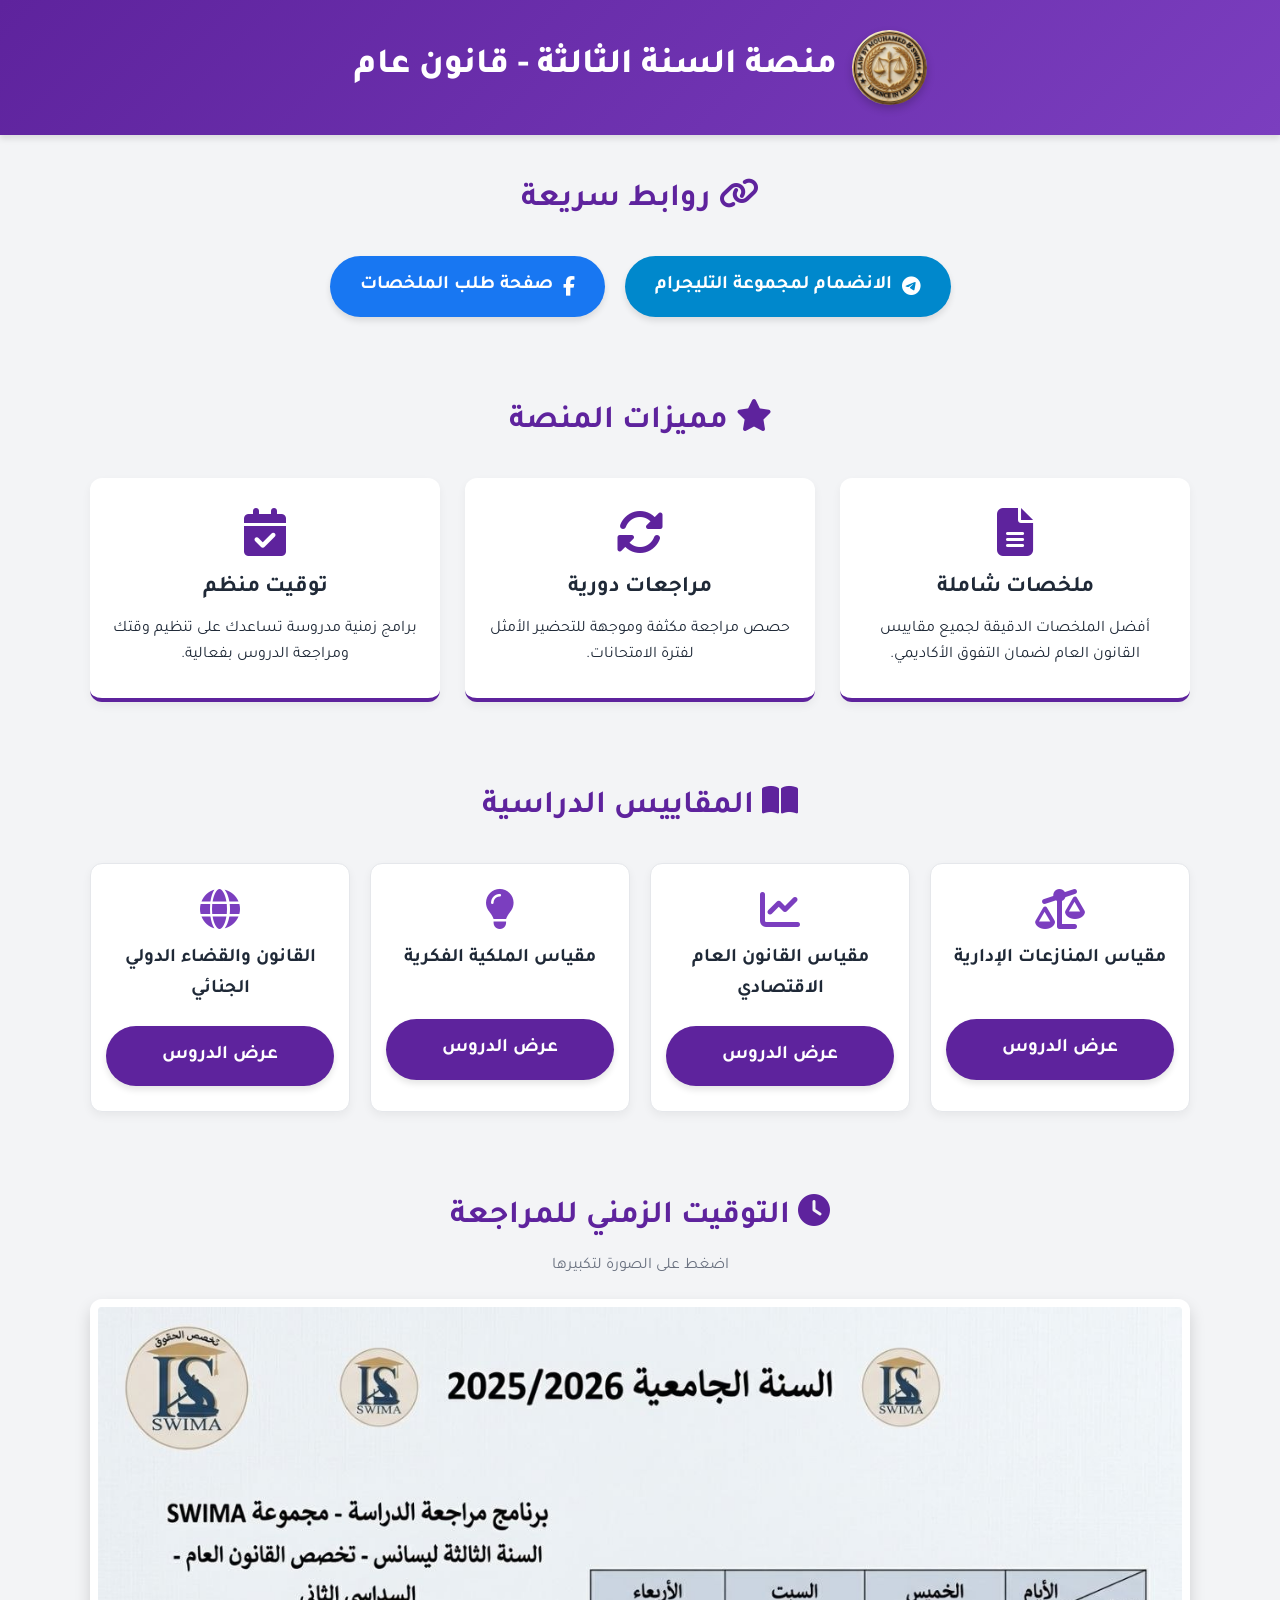
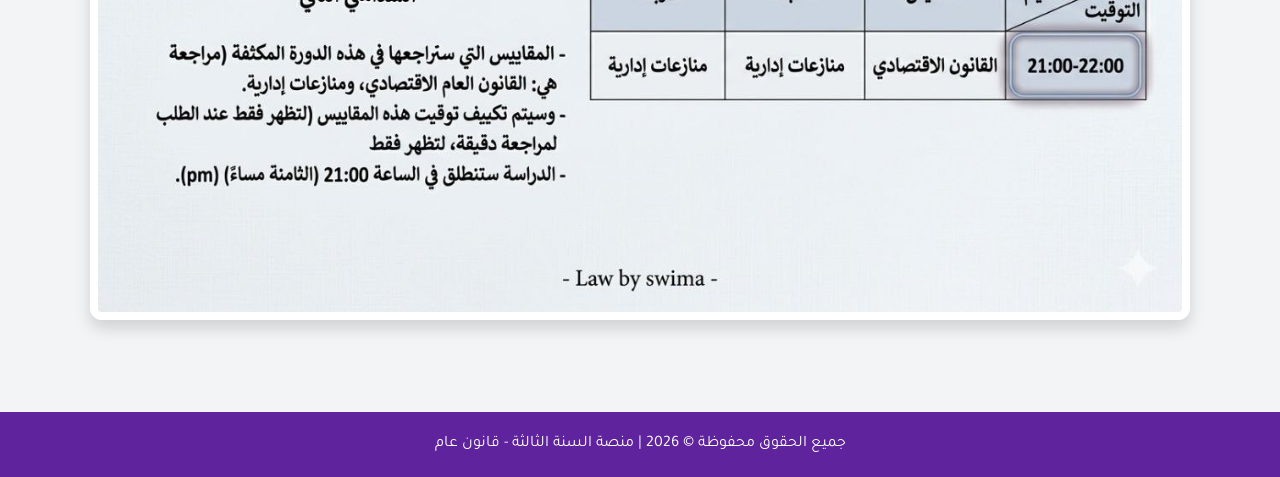
<file: index.html>
<!DOCTYPE html>
<html lang="ar" dir="rtl">
<head>
    <meta charset="UTF-8">
    <meta name="viewport" content="width=device-width, initial-scale=1.0">
    <title>منصة السنة الثالثة - قانون عام</title>
    
    <!-- Google Fonts: Tajawal -->
    <link rel="preconnect" href="https://fonts.googleapis.com">
    <link rel="preconnect" href="https://fonts.gstatic.com" crossorigin>
    <link href="https://fonts.googleapis.com/css2?family=Tajawal:wght@400;500;700;800&display=swap" rel="stylesheet">
    
    <!-- FontAwesome for Icons -->
    <link rel="stylesheet" href="https://cdnjs.cloudflare.com/ajax/libs/font-awesome/6.4.0/css/all.min.css">
    
    <!-- CSS Stylesheet -->
    <link rel="stylesheet" href="style.css">
</head>
<body>

    <!-- Header Section -->
    <header>
        <div class="container header-content">
            <img src="ic_launcher.png" alt="شعار منصة السنة الثالثة" class="logo-img">
            <h1>منصة السنة الثالثة - قانون عام</h1>
        </div>
    </header>

    <!-- Main Content -->
    <main>
        
        <!-- Quick Links Section -->
        <section id="quick-links" class="container">
            <h2><i class="fas fa-link"></i> روابط سريعة</h2>
            <div class="buttons-container">
                <a href="https://t.me/+8pSbpeXLveI0NTE0" target="_blank" class="btn btn-telegram">
                    <i class="fab fa-telegram-plane"></i> الانضمام لمجموعة التليجرام
                </a>
                <a href="https://www.facebook.com/profile.php?id=61582579114594" target="_blank" class="btn btn-facebook">
                    <i class="fab fa-facebook-f"></i> صفحة طلب الملخصات
                </a>
            </div>
        </section>

        <!-- Features Section -->
        <section id="features" class="container">
            <h2><i class="fas fa-star"></i> مميزات المنصة</h2>
            <div class="features-grid">
                <div class="feature-card">
                    <i class="fas fa-file-alt feature-icon"></i>
                    <h3>ملخصات شاملة</h3>
                    <p>أفضل الملخصات الدقيقة لجميع مقاييس القانون العام لضمان التفوق الأكاديمي.</p>
                </div>
                <div class="feature-card">
                    <i class="fas fa-sync-alt feature-icon"></i>
                    <h3>مراجعات دورية</h3>
                    <p>حصص مراجعة مكثفة وموجهة للتحضير الأمثل لفترة الامتحانات.</p>
                </div>
                <div class="feature-card">
                    <i class="fas fa-calendar-check feature-icon"></i>
                    <h3>توقيت منظم</h3>
                    <p>برامج زمنية مدروسة تساعدك على تنظيم وقتك ومراجعة الدروس بفعالية.</p>
                </div>
            </div>
        </section>

        <!-- Subjects Section -->
        <section id="subjects" class="container">
            <h2><i class="fas fa-book-open"></i> المقاييس الدراسية</h2>
            <div class="subjects-grid">
                <div class="subject-card">
                    <i class="fas fa-balance-scale-left subject-icon"></i>
                    <h3>مقياس المنازعات الإدارية</h3>
                    <a href="administrative-disputes.html" class="btn btn-subject">عرض الدروس</a>
                </div>
                <div class="subject-card">
                    <i class="fas fa-chart-line subject-icon"></i>
                    <h3>مقياس القانون العام الاقتصادي</h3>
                    <a href="#subjects" class="btn btn-subject">عرض الدروس</a>
                </div>
                <div class="subject-card">
                    <i class="fas fa-lightbulb subject-icon"></i>
                    <h3>مقياس الملكية الفكرية</h3>
                    <a href="intellectual-property.html" class="btn btn-subject">عرض الدروس</a>
                </div>
                <div class="subject-card">
                    <i class="fas fa-globe subject-icon"></i>
                    <h3>القانون والقضاء الدولي الجنائي</h3>
                    <a href="international-criminal-law.html" class="btn btn-subject">عرض الدروس</a>
                </div>
            </div>
        </section>

        <!-- Revision Schedule Section -->
        <section id="schedule" class="container">
            <h2><i class="fas fa-clock"></i> التوقيت الزمني للمراجعة</h2>
            <p class="schedule-subtitle">اضغط على الصورة لتكبيرها</p>
            <div class="image-container">
                <img src="TIME.png" alt="برنامج المراجعة - السنة الثالثة قانون عام" id="schedule-img">
            </div>
        </section>

    </main>

    <!-- Modal for Image Zoom -->
    <div id="imageModal" class="modal">
        <span class="close">&times;</span>
        <img class="modal-content" id="zoomed-img">
    </div>

    <!-- Footer -->
    <footer>
        <p>جميع الحقوق محفوظة &copy; 2026 | منصة السنة الثالثة - قانون عام</p>
    </footer>

    <!-- JavaScript file -->
    <script src="script.js"></script>
</body>
</html>
</file>
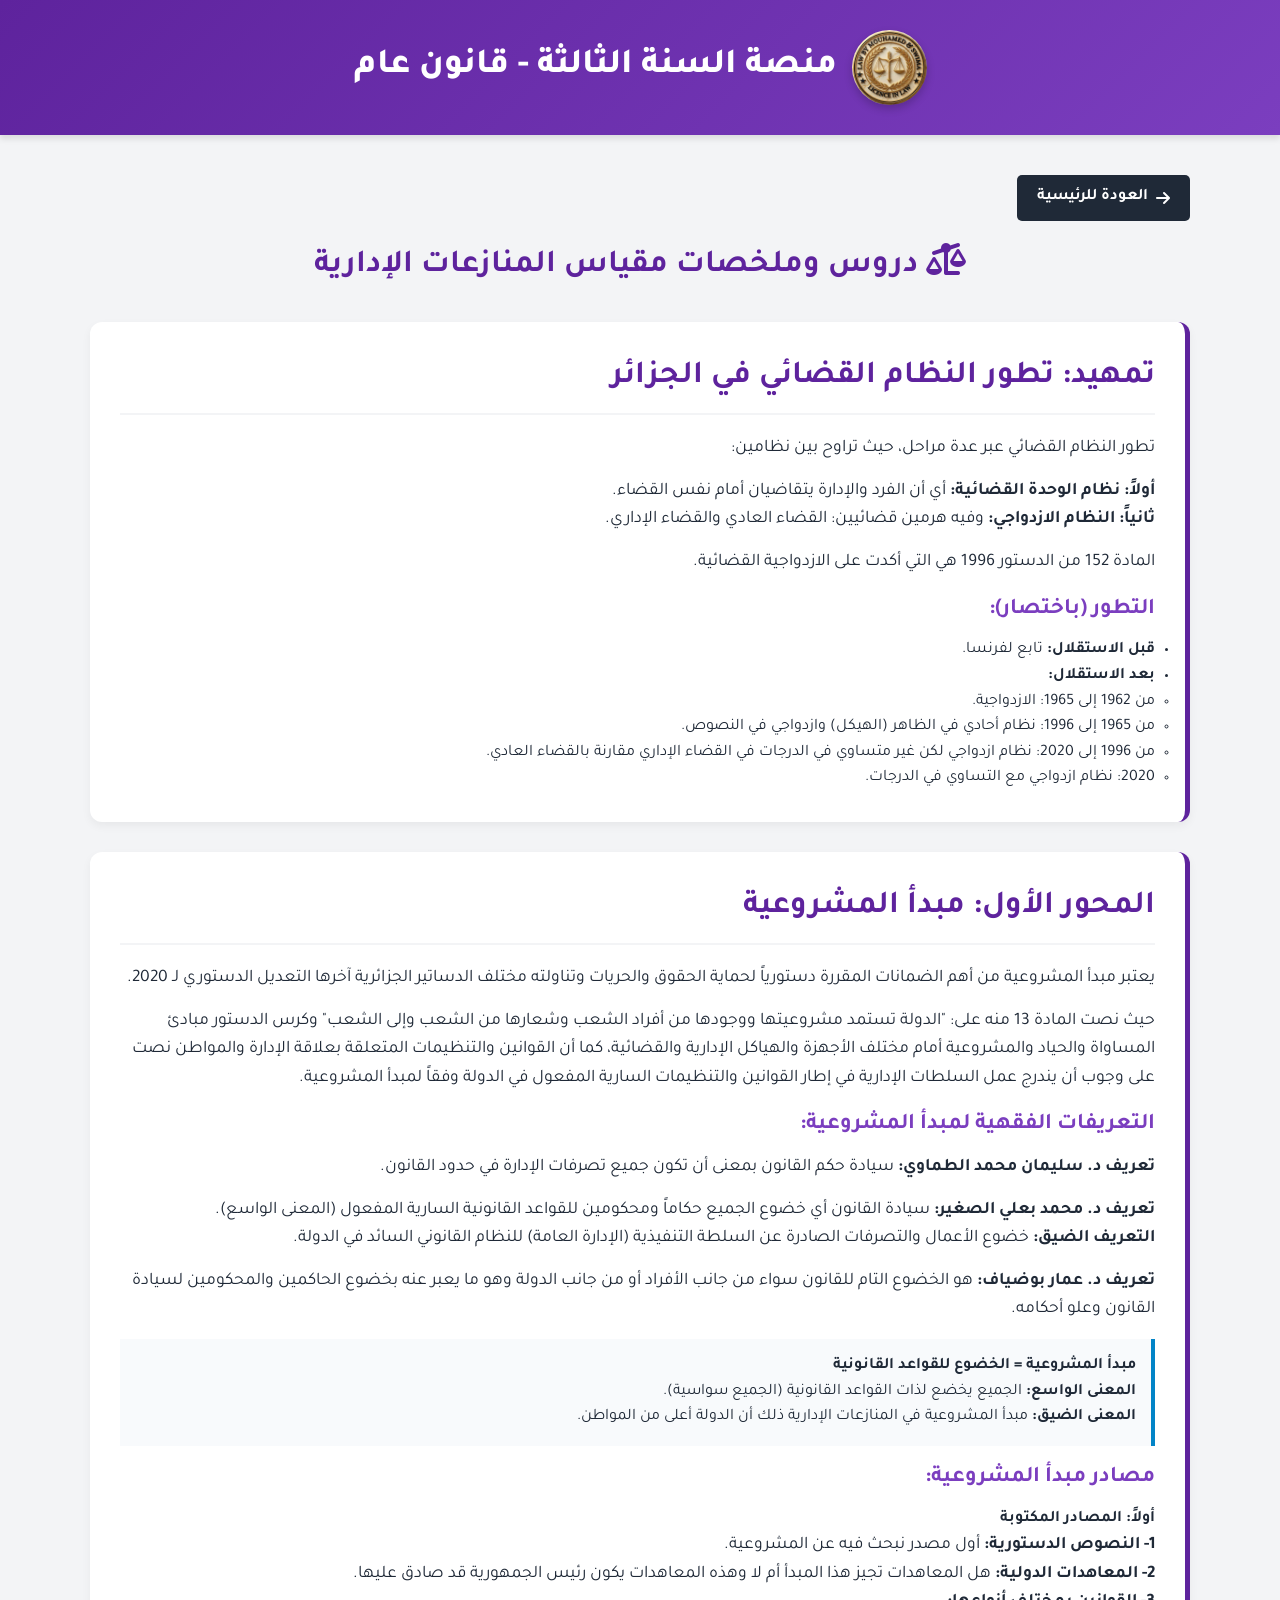
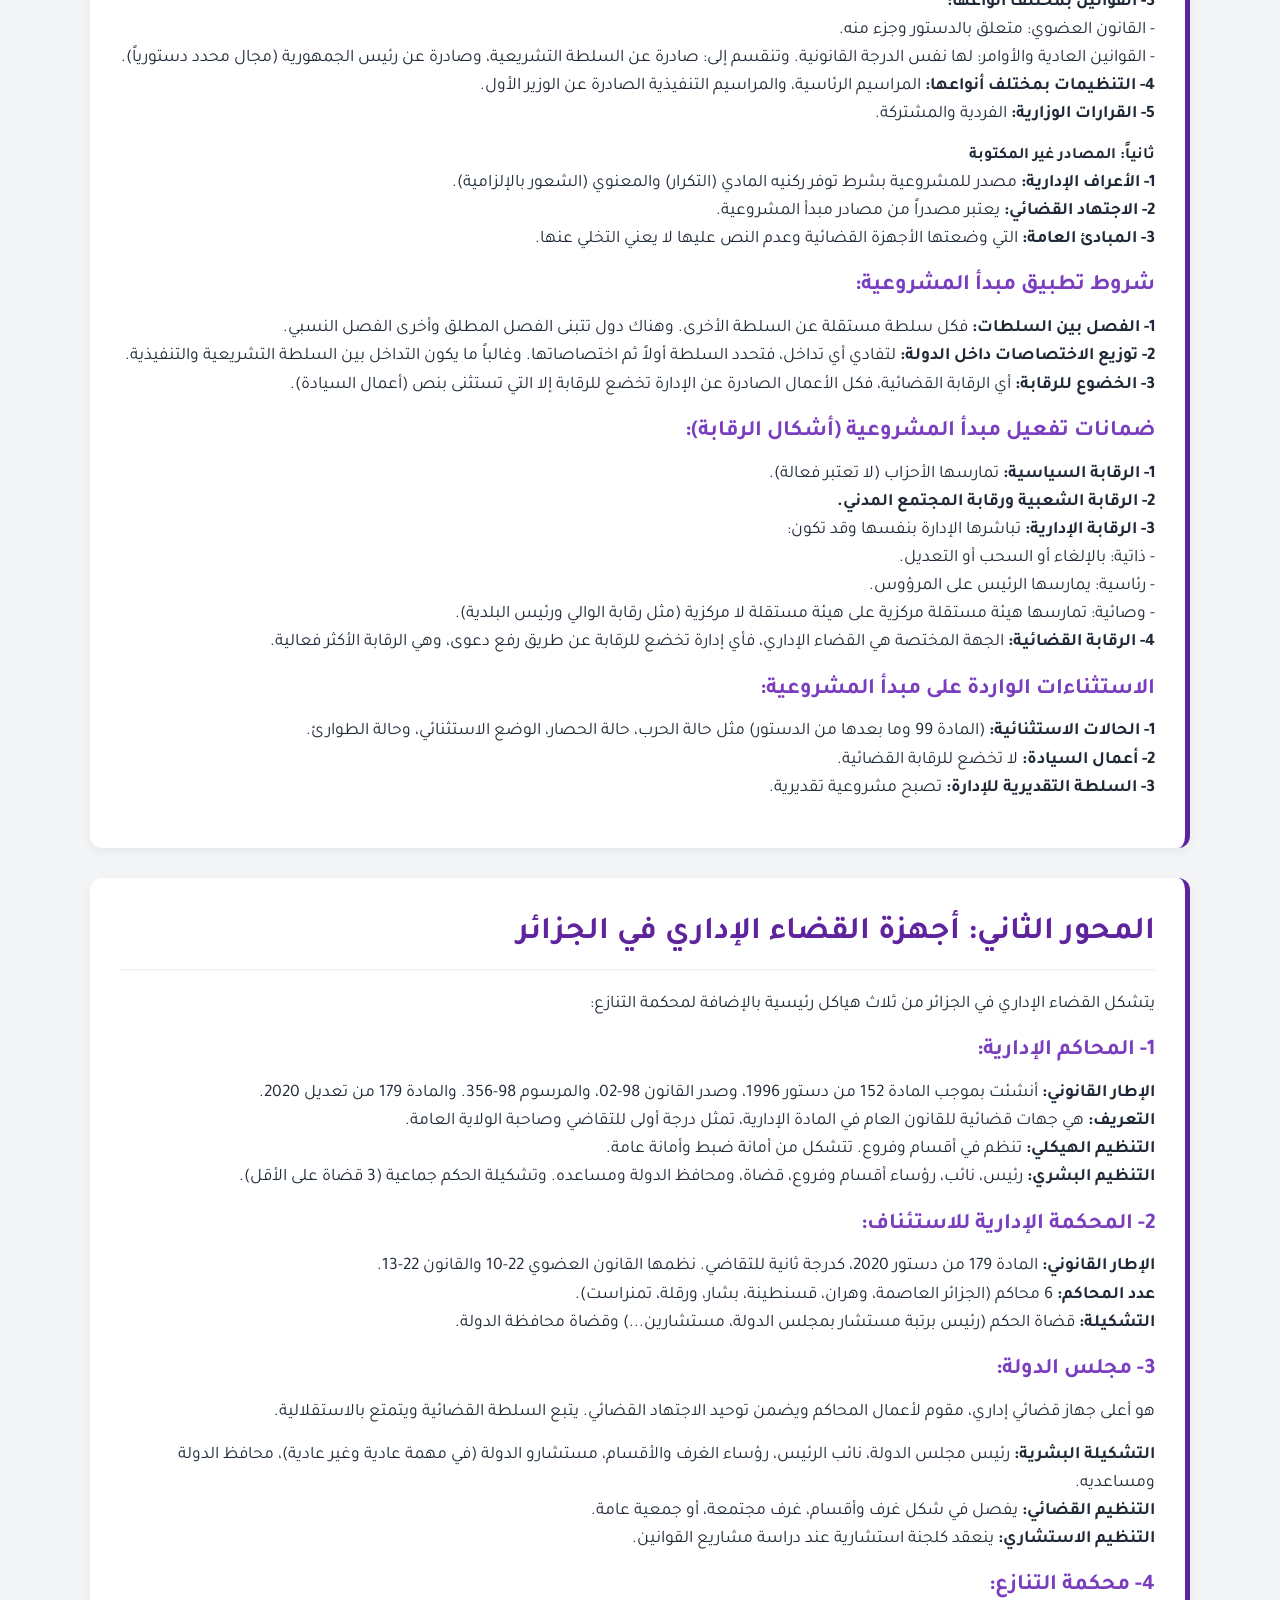
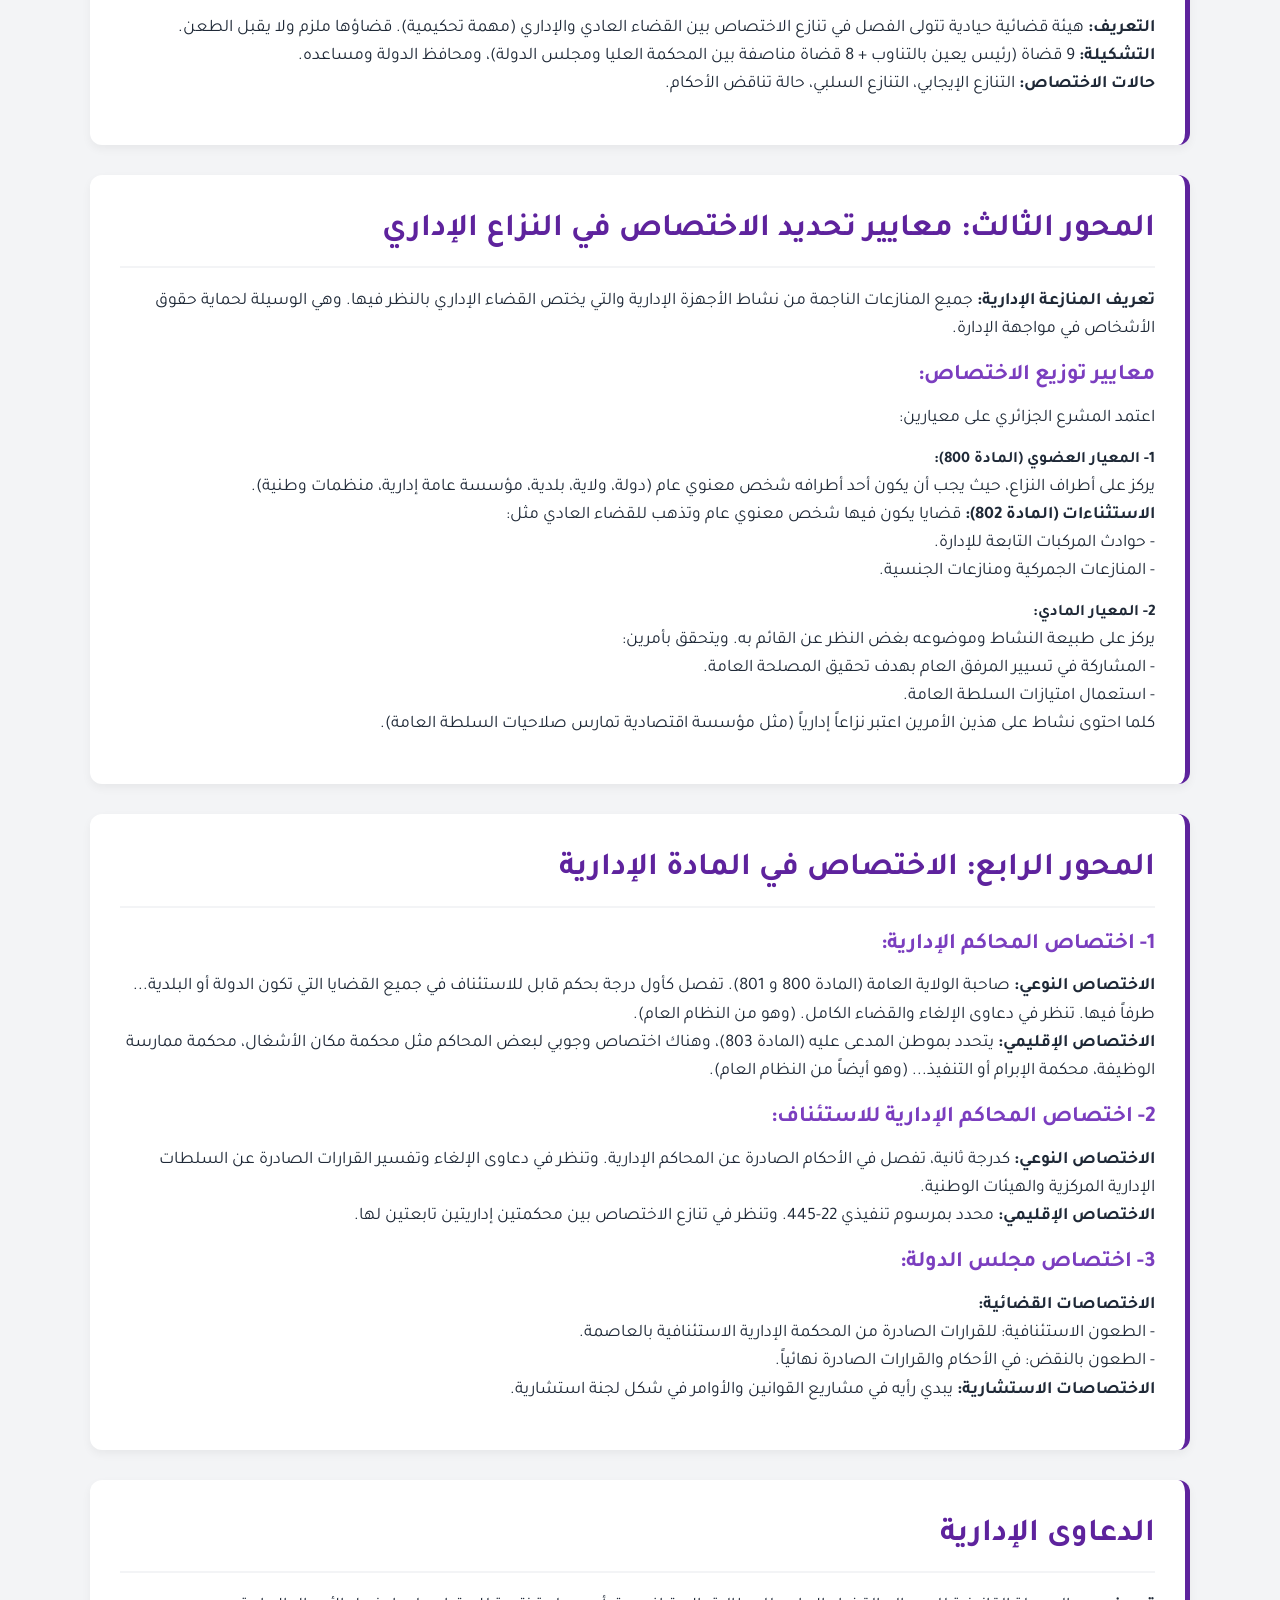
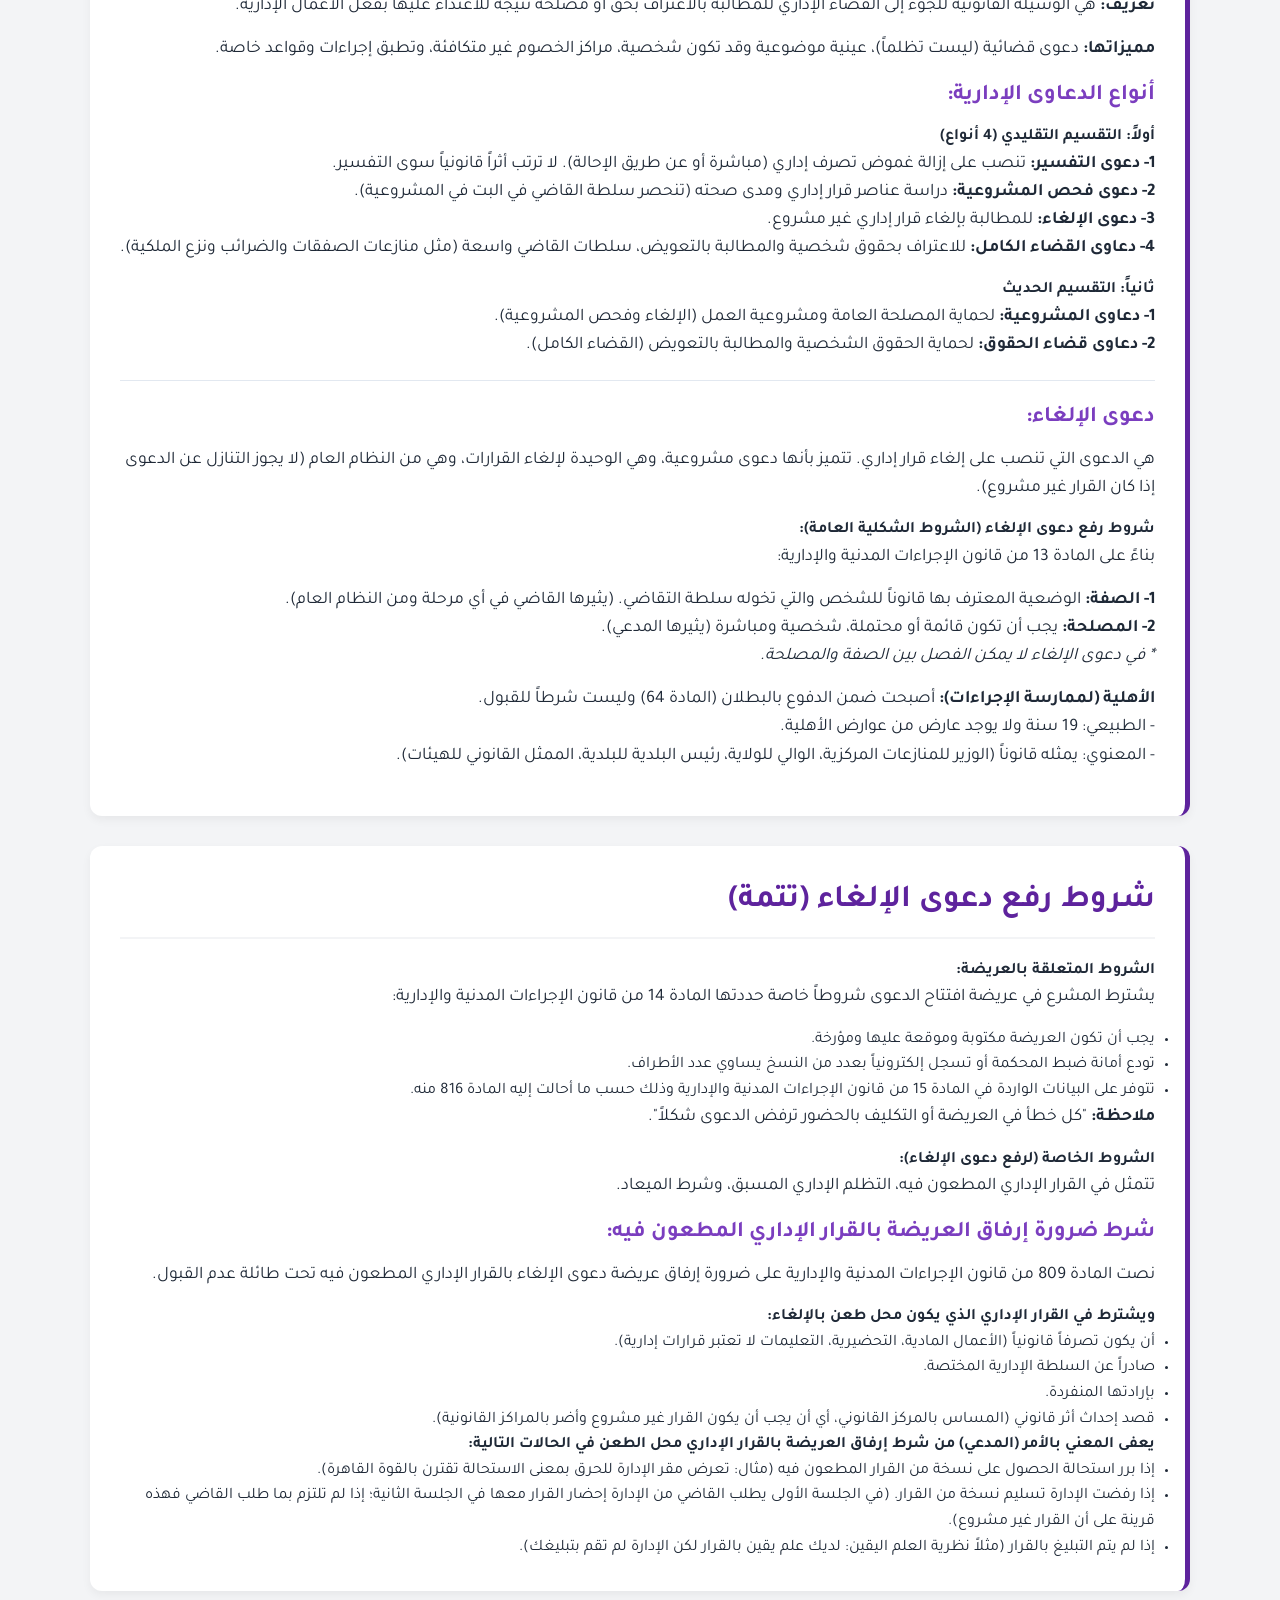
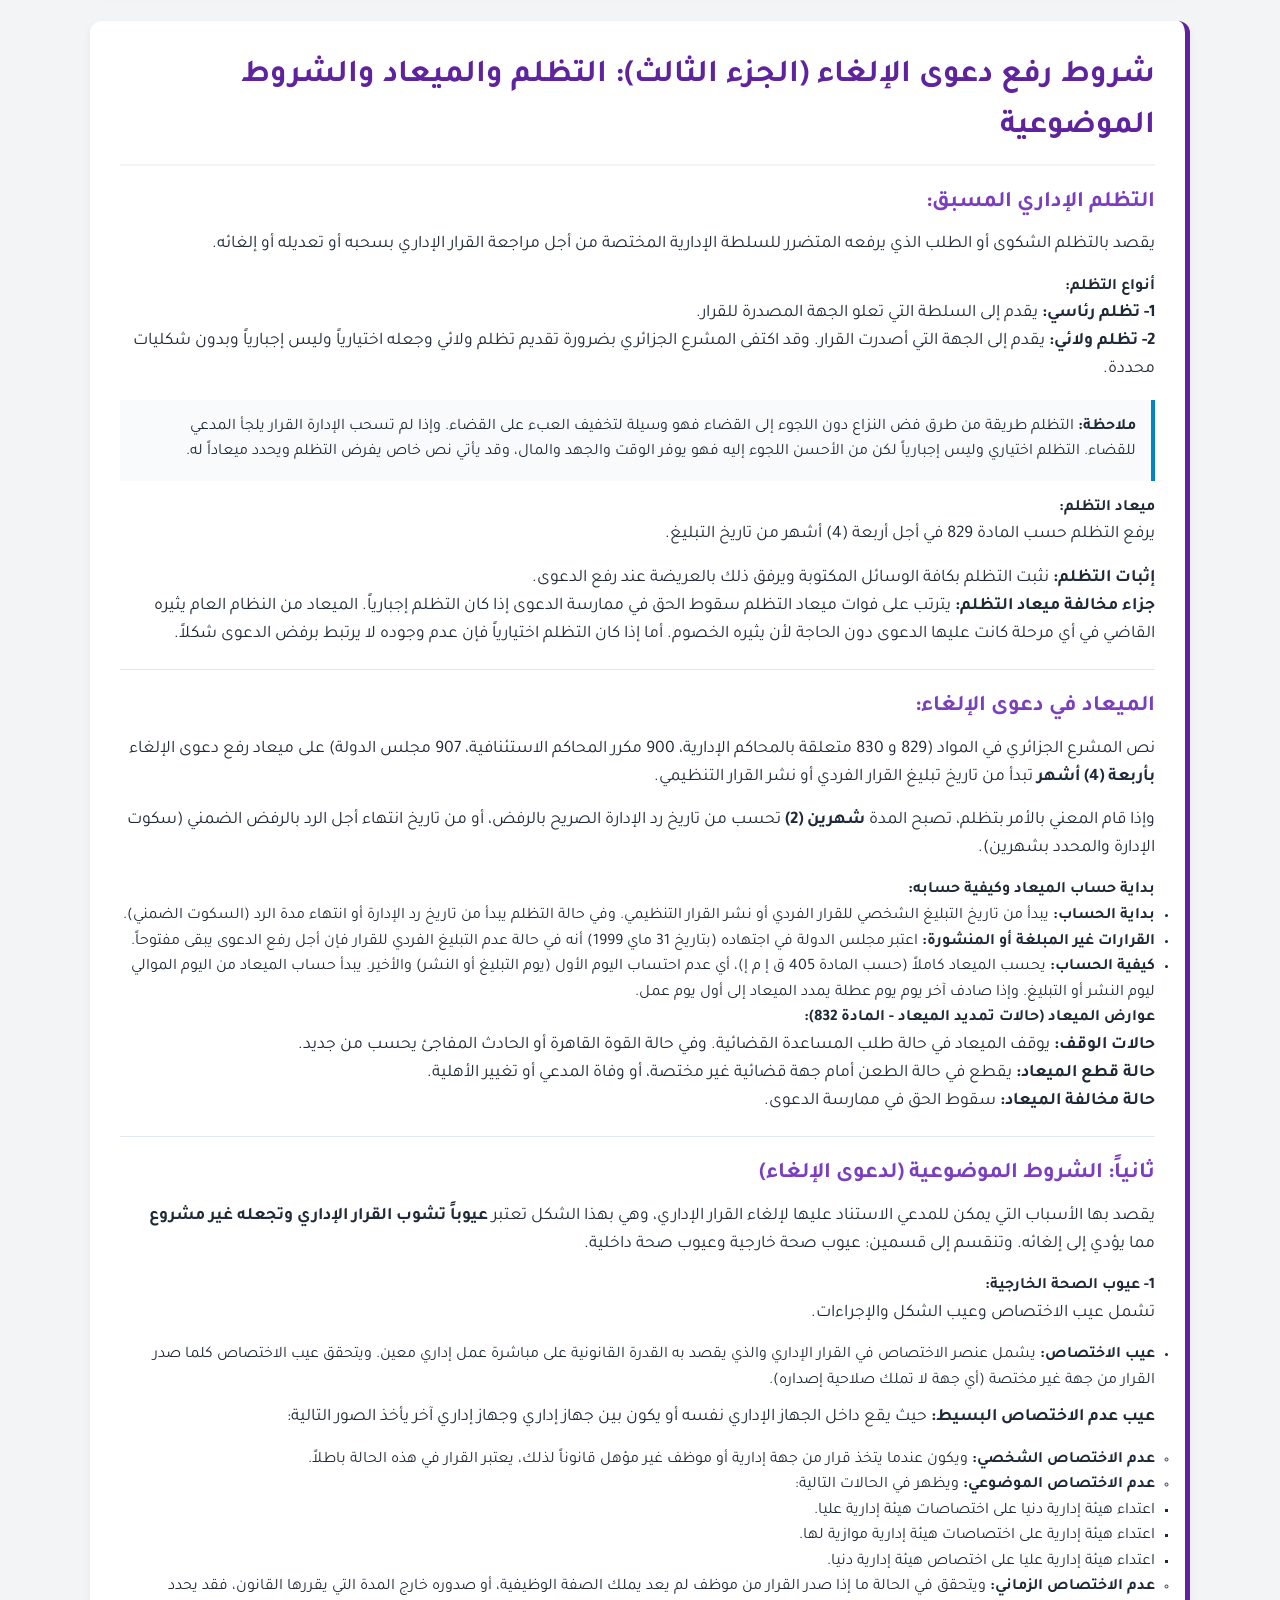
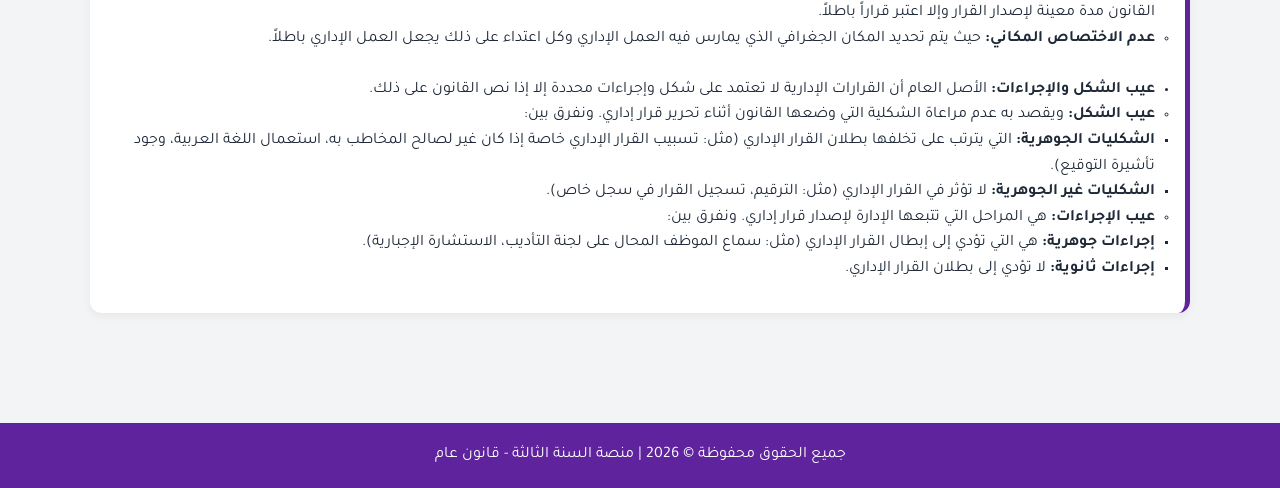
<file: administrative-disputes.html>
<!DOCTYPE html>
<html lang="ar" dir="rtl">
<head>
    <meta charset="UTF-8">
    <meta name="viewport" content="width=device-width, initial-scale=1.0">
    <title>مقياس المنازعات الإدارية - دروس وملخصات</title>
    <link rel="preconnect" href="https://fonts.googleapis.com">
    <link rel="preconnect" href="https://fonts.gstatic.com" crossorigin>
    <link href="https://fonts.googleapis.com/css2?family=Tajawal:wght@400;500;700;800&display=swap" rel="stylesheet">
    <link rel="stylesheet" href="https://cdnjs.cloudflare.com/ajax/libs/font-awesome/6.4.0/css/all.min.css">
    <link rel="stylesheet" href="style.css">
</head>
<body>

    <!-- Header -->
    <header>
        <div class="container header-content">
            <img src="ic_launcher.png" alt="شعار منصة السنة الثالثة" class="logo-img">
            <h1>منصة السنة الثالثة - قانون عام</h1>
        </div>
    </header>

    <main class="container">
        <a href="index.html" class="back-btn"><i class="fas fa-arrow-right"></i> العودة للرئيسية</a>
        
        <div class="page-header">
            <h2><i class="fas fa-balance-scale-left"></i> دروس وملخصات مقياس المنازعات الإدارية</h2>
        </div>

        <!-- Lesson 1 -->
        <div class="lesson-card">
            <h2>تمهيد: تطور النظام القضائي في الجزائر</h2>
            <p>تطور النظام القضائي عبر عدة مراحل، حيث تراوح بين نظامين:</p>
            <p><strong>أولاً: نظام الوحدة القضائية:</strong> أي أن الفرد والإدارة يتقاضيان أمام نفس القضاء.<br>
            <strong>ثانياً: النظام الازدواجي:</strong> وفيه هرمين قضائيين: القضاء العادي والقضاء الإداري.</p>
            <p>المادة 152 من الدستور 1996 هي التي أكدت على الازدواجية القضائية.</p>
            
            <h3>التطور (باختصار):</h3>
            <ul>
                <li><strong>قبل الاستقلال:</strong> تابع لفرنسا.</li>
                <li><strong>بعد الاستقلال:</strong>
                    <ul>
                        <li>من 1962 إلى 1965: الازدواجية.</li>
                        <li>من 1965 إلى 1996: نظام أحادي في الظاهر (الهيكل) وازدواجي في النصوص.</li>
                        <li>من 1996 إلى 2020: نظام ازدواجي لكن غير متساوي في الدرجات في القضاء الإداري مقارنة بالقضاء العادي.</li>
                        <li>2020: نظام ازدواجي مع التساوي في الدرجات.</li>
                    </ul>
                </li>
            </ul>
        </div>

        <!-- Lesson 2 -->
        <div class="lesson-card">
            <h2>المحور الأول: مبدأ المشروعية</h2>
            <p>يعتبر مبدأ المشروعية من أهم الضمانات المقررة دستورياً لحماية الحقوق والحريات وتناولته مختلف الدساتير الجزائرية آخرها التعديل الدستوري لـ 2020.</p>
            <p>حيث نصت المادة 13 منه على: "الدولة تستمد مشروعيتها ووجودها من أفراد الشعب وشعارها من الشعب وإلى الشعب" وكرس الدستور مبادئ المساواة والحياد والمشروعية أمام مختلف الأجهزة والهياكل الإدارية والقضائية، كما أن القوانين والتنظيمات المتعلقة بعلاقة الإدارة والمواطن نصت على وجوب أن يندرج عمل السلطات الإدارية في إطار القوانين والتنظيمات السارية المفعول في الدولة وفقاً لمبدأ المشروعية.</p>
            
            <h3>التعريفات الفقهية لمبدأ المشروعية:</h3>
            <p><strong>تعريف د. سليمان محمد الطماوي:</strong> سيادة حكم القانون بمعنى أن تكون جميع تصرفات الإدارة في حدود القانون.</p>
            <p><strong>تعريف د. محمد بعلي الصغير:</strong> سيادة القانون أي خضوع الجميع حكاماً ومحكومين للقواعد القانونية السارية المفعول (المعنى الواسع).<br>
            <strong>التعريف الضيق:</strong> خضوع الأعمال والتصرفات الصادرة عن السلطة التنفيذية (الإدارة العامة) للنظام القانوني السائد في الدولة.</p>
            <p><strong>تعريف د. عمار بوضياف:</strong> هو الخضوع التام للقانون سواء من جانب الأفراد أو من جانب الدولة وهو ما يعبر عنه بخضوع الحاكمين والمحكومين لسيادة القانون وعلو أحكامه.</p>
            
            <div class="highlight-box" style="background-color: #f8fafc; padding: 15px; border-right: 4px solid #0284c7; margin: 15px 0;">
                <strong>مبدأ المشروعية = الخضوع للقواعد القانونية</strong><br>
                <strong>المعنى الواسع:</strong> الجميع يخضع لذات القواعد القانونية (الجميع سواسية).<br>
                <strong>المعنى الضيق:</strong> مبدأ المشروعية في المنازعات الإدارية ذلك أن الدولة أعلى من المواطن.
            </div>

            <h3>مصادر مبدأ المشروعية:</h3>
            <h4>أولاً: المصادر المكتوبة</h4>
            <p><strong>1- النصوص الدستورية:</strong> أول مصدر نبحث فيه عن المشروعية.<br>
            <strong>2- المعاهدات الدولية:</strong> هل المعاهدات تجيز هذا المبدأ أم لا وهذه المعاهدات يكون رئيس الجمهورية قد صادق عليها.<br>
            <strong>3- القوانين بمختلف أنواعها:</strong>
            <br>- القانون العضوي: متعلق بالدستور وجزء منه.
            <br>- القوانين العادية والأوامر: لها نفس الدرجة القانونية. وتنقسم إلى: صادرة عن السلطة التشريعية، وصادرة عن رئيس الجمهورية (مجال محدد دستورياً).<br>
            <strong>4- التنظيمات بمختلف أنواعها:</strong> المراسيم الرئاسية، والمراسيم التنفيذية الصادرة عن الوزير الأول.<br>
            <strong>5- القرارات الوزارية:</strong> الفردية والمشتركة.</p>
            
            <h4>ثانياً: المصادر غير المكتوبة</h4>
            <p><strong>1- الأعراف الإدارية:</strong> مصدر للمشروعية بشرط توفر ركنيه المادي (التكرار) والمعنوي (الشعور بالإلزامية).<br>
            <strong>2- الاجتهاد القضائي:</strong> يعتبر مصدراً من مصادر مبدأ المشروعية.<br>
            <strong>3- المبادئ العامة:</strong> التي وضعتها الأجهزة القضائية وعدم النص عليها لا يعني التخلي عنها.</p>

            <h3>شروط تطبيق مبدأ المشروعية:</h3>
            <p><strong>1- الفصل بين السلطات:</strong> فكل سلطة مستقلة عن السلطة الأخرى. وهناك دول تتبنى الفصل المطلق وأخرى الفصل النسبي.<br>
            <strong>2- توزيع الاختصاصات داخل الدولة:</strong> لتفادي أي تداخل، فتحدد السلطة أولاً ثم اختصاصاتها. وغالباً ما يكون التداخل بين السلطة التشريعية والتنفيذية.<br>
            <strong>3- الخضوع للرقابة:</strong> أي الرقابة القضائية، فكل الأعمال الصادرة عن الإدارة تخضع للرقابة إلا التي تستثنى بنص (أعمال السيادة).</p>

            <h3>ضمانات تفعيل مبدأ المشروعية (أشكال الرقابة):</h3>
            <p><strong>1- الرقابة السياسية:</strong> تمارسها الأحزاب (لا تعتبر فعالة).<br>
            <strong>2- الرقابة الشعبية ورقابة المجتمع المدني.</strong><br>
            <strong>3- الرقابة الإدارية:</strong> تباشرها الإدارة بنفسها وقد تكون:<br>
            - ذاتية: بالإلغاء أو السحب أو التعديل.<br>
            - رئاسية: يمارسها الرئيس على المرؤوس.<br>
            - وصائية: تمارسها هيئة مستقلة مركزية على هيئة مستقلة لا مركزية (مثل رقابة الوالي ورئيس البلدية).<br>
            <strong>4- الرقابة القضائية:</strong> الجهة المختصة هي القضاء الإداري، فأي إدارة تخضع للرقابة عن طريق رفع دعوى، وهي الرقابة الأكثر فعالية.</p>

            <h3>الاستثناءات الواردة على مبدأ المشروعية:</h3>
            <p><strong>1- الحالات الاستثنائية:</strong> (المادة 99 وما بعدها من الدستور) مثل حالة الحرب، حالة الحصار، الوضع الاستثنائي، وحالة الطوارئ.<br>
            <strong>2- أعمال السيادة:</strong> لا تخضع للرقابة القضائية.<br>
            <strong>3- السلطة التقديرية للإدارة:</strong> تصبح مشروعية تقديرية.</p>
        </div>

        <!-- Lesson 3 -->
        <div class="lesson-card">
            <h2>المحور الثاني: أجهزة القضاء الإداري في الجزائر</h2>
            <p>يتشكل القضاء الإداري في الجزائر من ثلاث هياكل رئيسية بالإضافة لمحكمة التنازع:</p>

            <h3>1- المحاكم الإدارية:</h3>
            <p><strong>الإطار القانوني:</strong> أنشئت بموجب المادة 152 من دستور 1996، وصدر القانون 98-02، والمرسوم 98-356. والمادة 179 من تعديل 2020.<br>
            <strong>التعريف:</strong> هي جهات قضائية للقانون العام في المادة الإدارية، تمثل درجة أولى للتقاضي وصاحبة الولاية العامة.<br>
            <strong>التنظيم الهيكلي:</strong> تنظم في أقسام وفروع. تتشكل من أمانة ضبط وأمانة عامة.<br>
            <strong>التنظيم البشري:</strong> رئيس، نائب، رؤساء أقسام وفروع، قضاة، ومحافظ الدولة ومساعده. وتشكيلة الحكم جماعية (3 قضاة على الأقل).</p>

            <h3>2- المحكمة الإدارية للاستئناف:</h3>
            <p><strong>الإطار القانوني:</strong> المادة 179 من دستور 2020، كدرجة ثانية للتقاضي. نظمها القانون العضوي 22-10 والقانون 22-13.<br>
            <strong>عدد المحاكم:</strong> 6 محاكم (الجزائر العاصمة، وهران، قسنطينة، بشار، ورقلة، تمنراست).<br>
            <strong>التشكيلة:</strong> قضاة الحكم (رئيس برتبة مستشار بمجلس الدولة، مستشارين...) وقضاة محافظة الدولة.</p>

            <h3>3- مجلس الدولة:</h3>
            <p>هو أعلى جهاز قضائي إداري، مقوم لأعمال المحاكم ويضمن توحيد الاجتهاد القضائي. يتبع السلطة القضائية ويتمتع بالاستقلالية.</p>
            <p><strong>التشكيلة البشرية:</strong> رئيس مجلس الدولة، نائب الرئيس، رؤساء الغرف والأقسام، مستشارو الدولة (في مهمة عادية وغير عادية)، محافظ الدولة ومساعديه.<br>
            <strong>التنظيم القضائي:</strong> يفصل في شكل غرف وأقسام، غرف مجتمعة، أو جمعية عامة.<br>
            <strong>التنظيم الاستشاري:</strong> ينعقد كلجنة استشارية عند دراسة مشاريع القوانين.</p>

            <h3>4- محكمة التنازع:</h3>
            <p><strong>التعريف:</strong> هيئة قضائية حيادية تتولى الفصل في تنازع الاختصاص بين القضاء العادي والإداري (مهمة تحكيمية). قضاؤها ملزم ولا يقبل الطعن.<br>
            <strong>التشكيلة:</strong> 9 قضاة (رئيس يعين بالتناوب + 8 قضاة مناصفة بين المحكمة العليا ومجلس الدولة)، ومحافظ الدولة ومساعده.<br>
            <strong>حالات الاختصاص:</strong> التنازع الإيجابي، التنازع السلبي، حالة تناقض الأحكام.</p>
        </div>

        <!-- Lesson 4 -->
        <div class="lesson-card">
            <h2>المحور الثالث: معايير تحديد الاختصاص في النزاع الإداري</h2>
            <p><strong>تعريف المنازعة الإدارية:</strong> جميع المنازعات الناجمة من نشاط الأجهزة الإدارية والتي يختص القضاء الإداري بالنظر فيها. وهي الوسيلة لحماية حقوق الأشخاص في مواجهة الإدارة.</p>

            <h3>معايير توزيع الاختصاص:</h3>
            <p>اعتمد المشرع الجزائري على معيارين:</p>
            
            <h4>1- المعيار العضوي (المادة 800):</h4>
            <p>يركز على أطراف النزاع، حيث يجب أن يكون أحد أطرافه شخص معنوي عام (دولة، ولاية، بلدية، مؤسسة عامة إدارية، منظمات وطنية).<br>
            <strong>الاستثناءات (المادة 802):</strong> قضايا يكون فيها شخص معنوي عام وتذهب للقضاء العادي مثل:<br>
            - حوادث المركبات التابعة للإدارة.<br>
            - المنازعات الجمركية ومنازعات الجنسية.</p>

            <h4>2- المعيار المادي:</h4>
            <p>يركز على طبيعة النشاط وموضوعه بغض النظر عن القائم به. ويتحقق بأمرين:<br>
            - المشاركة في تسيير المرفق العام بهدف تحقيق المصلحة العامة.<br>
            - استعمال امتيازات السلطة العامة.<br>
            كلما احتوى نشاط على هذين الأمرين اعتبر نزاعاً إدارياً (مثل مؤسسة اقتصادية تمارس صلاحيات السلطة العامة).</p>
        </div>

        <!-- Lesson 5 -->
        <div class="lesson-card">
            <h2>المحور الرابع: الاختصاص في المادة الإدارية</h2>
            
            <h3>1- اختصاص المحاكم الإدارية:</h3>
            <p><strong>الاختصاص النوعي:</strong> صاحبة الولاية العامة (المادة 800 و 801). تفصل كأول درجة بحكم قابل للاستئناف في جميع القضايا التي تكون الدولة أو البلدية... طرفاً فيها. تنظر في دعاوى الإلغاء والقضاء الكامل. (وهو من النظام العام).<br>
            <strong>الاختصاص الإقليمي:</strong> يتحدد بموطن المدعى عليه (المادة 803)، وهناك اختصاص وجوبي لبعض المحاكم مثل محكمة مكان الأشغال، محكمة ممارسة الوظيفة، محكمة الإبرام أو التنفيذ... (وهو أيضاً من النظام العام).</p>

            <h3>2- اختصاص المحاكم الإدارية للاستئناف:</h3>
            <p><strong>الاختصاص النوعي:</strong> كدرجة ثانية، تفصل في الأحكام الصادرة عن المحاكم الإدارية. وتنظر في دعاوى الإلغاء وتفسير القرارات الصادرة عن السلطات الإدارية المركزية والهيئات الوطنية.<br>
            <strong>الاختصاص الإقليمي:</strong> محدد بمرسوم تنفيذي 22-445. وتنظر في تنازع الاختصاص بين محكمتين إداريتين تابعتين لها.</p>

            <h3>3- اختصاص مجلس الدولة:</h3>
            <p><strong>الاختصاصات القضائية:</strong><br>
            - الطعون الاستئنافية: للقرارات الصادرة من المحكمة الإدارية الاستئنافية بالعاصمة.<br>
            - الطعون بالنقض: في الأحكام والقرارات الصادرة نهائياً.<br>
            <strong>الاختصاصات الاستشارية:</strong> يبدي رأيه في مشاريع القوانين والأوامر في شكل لجنة استشارية.</p>
        </div>

        <!-- Lesson 6 -->
        <div class="lesson-card">
            <h2>الدعاوى الإدارية</h2>
            <p><strong>تعريف:</strong> هي الوسيلة القانونية للجوء إلى القضاء الإداري للمطالبة بالاعتراف بحق أو مصلحة نتيجة للاعتداء عليها بفعل الأعمال الإدارية.</p>
            <p><strong>مميزاتها:</strong> دعوى قضائية (ليست تظلماً)، عينية موضوعية وقد تكون شخصية، مراكز الخصوم غير متكافئة، وتطبق إجراءات وقواعد خاصة.</p>

            <h3>أنواع الدعاوى الإدارية:</h3>
            
            <h4>أولاً: التقسيم التقليدي (4 أنواع)</h4>
            <p><strong>1- دعوى التفسير:</strong> تنصب على إزالة غموض تصرف إداري (مباشرة أو عن طريق الإحالة). لا ترتب أثراً قانونياً سوى التفسير.<br>
            <strong>2- دعوى فحص المشروعية:</strong> دراسة عناصر قرار إداري ومدى صحته (تنحصر سلطة القاضي في البت في المشروعية).<br>
            <strong>3- دعوى الإلغاء:</strong> للمطالبة بإلغاء قرار إداري غير مشروع.<br>
            <strong>4- دعاوى القضاء الكامل:</strong> للاعتراف بحقوق شخصية والمطالبة بالتعويض، سلطات القاضي واسعة (مثل منازعات الصفقات والضرائب ونزع الملكية).</p>

            <h4>ثانياً: التقسيم الحديث</h4>
            <p><strong>1- دعاوى المشروعية:</strong> لحماية المصلحة العامة ومشروعية العمل (الإلغاء وفحص المشروعية).<br>
            <strong>2- دعاوى قضاء الحقوق:</strong> لحماية الحقوق الشخصية والمطالبة بالتعويض (القضاء الكامل).</p>

            <hr style="margin: 20px 0; border: 0; border-top: 1px solid #e2e8f0;">

            <h3>دعوى الإلغاء:</h3>
            <p>هي الدعوى التي تنصب على إلغاء قرار إداري. تتميز بأنها دعوى مشروعية، وهي الوحيدة لإلغاء القرارات، وهي من النظام العام (لا يجوز التنازل عن الدعوى إذا كان القرار غير مشروع).</p>
            
            <h4>شروط رفع دعوى الإلغاء (الشروط الشكلية العامة):</h4>
            <p>بناءً على المادة 13 من قانون الإجراءات المدنية والإدارية:</p>
            <p><strong>1- الصفة:</strong> الوضعية المعترف بها قانوناً للشخص والتي تخوله سلطة التقاضي. (يثيرها القاضي في أي مرحلة ومن النظام العام).<br>
            <strong>2- المصلحة:</strong> يجب أن تكون قائمة أو محتملة، شخصية ومباشرة (يثيرها المدعي).<br>
            <em>* في دعوى الإلغاء لا يمكن الفصل بين الصفة والمصلحة.</em></p>
            
            <p><strong>الأهلية (لممارسة الإجراءات):</strong> أصبحت ضمن الدفوع بالبطلان (المادة 64) وليست شرطاً للقبول.<br>
            - الطبيعي: 19 سنة ولا يوجد عارض من عوارض الأهلية.<br>
            - المعنوي: يمثله قانوناً (الوزير للمنازعات المركزية، الوالي للولاية، رئيس البلدية للبلدية، الممثل القانوني للهيئات).</p>
        </div>

        <!-- Lesson 7 (Continued from Lesson 6) -->
        <div class="lesson-card">
            <h2>شروط رفع دعوى الإلغاء (تتمة)</h2>
            
            <h4>الشروط المتعلقة بالعريضة:</h4>
            <p>يشترط المشرع في عريضة افتتاح الدعوى شروطاً خاصة حددتها المادة 14 من قانون الإجراءات المدنية والإدارية:</p>
            <ul>
                <li>يجب أن تكون العريضة مكتوبة وموقعة عليها ومؤرخة.</li>
                <li>تودع أمانة ضبط المحكمة أو تسجل إلكترونياً بعدد من النسخ يساوي عدد الأطراف.</li>
                <li>تتوفر على البيانات الواردة في المادة 15 من قانون الإجراءات المدنية والإدارية وذلك حسب ما أحالت إليه المادة 816 منه.</li>
            </ul>
            <p><strong>ملاحظة:</strong> "كل خطأ في العريضة أو التكليف بالحضور ترفض الدعوى شكلاً".</p>

            <h4>الشروط الخاصة (لرفع دعوى الإلغاء):</h4>
            <p>تتمثل في القرار الإداري المطعون فيه، التظلم الإداري المسبق، وشرط الميعاد.</p>

            <h3>شرط ضرورة إرفاق العريضة بالقرار الإداري المطعون فيه:</h3>
            <p>نصت المادة 809 من قانون الإجراءات المدنية والإدارية على ضرورة إرفاق عريضة دعوى الإلغاء بالقرار الإداري المطعون فيه تحت طائلة عدم القبول.</p>
            
            <h4>ويشترط في القرار الإداري الذي يكون محل طعن بالإلغاء:</h4>
            <ul>
                <li>أن يكون تصرفاً قانونياً (الأعمال المادية، التحضيرية، التعليمات لا تعتبر قرارات إدارية).</li>
                <li>صادراً عن السلطة الإدارية المختصة.</li>
                <li>بإرادتها المنفردة.</li>
                <li>قصد إحداث أثر قانوني (المساس بالمركز القانوني، أي أن يجب أن يكون القرار غير مشروع وأضر بالمراكز القانونية).</li>
            </ul>

            <h4>يعفى المعني بالأمر (المدعي) من شرط إرفاق العريضة بالقرار الإداري محل الطعن في الحالات التالية:</h4>
            <ul>
                <li>إذا برر استحالة الحصول على نسخة من القرار المطعون فيه (مثال: تعرض مقر الإدارة للحرق بمعنى الاستحالة تقترن بالقوة القاهرة).</li>
                <li>إذا رفضت الإدارة تسليم نسخة من القرار. (في الجلسة الأولى يطلب القاضي من الإدارة إحضار القرار معها في الجلسة الثانية؛ إذا لم تلتزم بما طلب القاضي فهذه قرينة على أن القرار غير مشروع).</li>
                <li>إذا لم يتم التبليغ بالقرار (مثلاً نظرية العلم اليقين: لديك علم يقين بالقرار لكن الإدارة لم تقم بتبليغك).</li>
            </ul>
        </div>

        <!-- Lesson 8 -->
        <div class="lesson-card">
            <h2>شروط رفع دعوى الإلغاء (الجزء الثالث): التظلم والميعاد والشروط الموضوعية</h2>
            
            <h3>التظلم الإداري المسبق:</h3>
            <p>يقصد بالتظلم الشكوى أو الطلب الذي يرفعه المتضرر للسلطة الإدارية المختصة من أجل مراجعة القرار الإداري بسحبه أو تعديله أو إلغائه.</p>
            
            <h4>أنواع التظلم:</h4>
            <p><strong>1- تظلم رئاسي:</strong> يقدم إلى السلطة التي تعلو الجهة المصدرة للقرار.<br>
            <strong>2- تظلم ولائي:</strong> يقدم إلى الجهة التي أصدرت القرار. وقد اكتفى المشرع الجزائري بضرورة تقديم تظلم ولائي وجعله اختيارياً وليس إجبارياً وبدون شكليات محددة.</p>
            
            <div class="highlight-box" style="background-color: #f8fafc; padding: 15px; border-right: 4px solid #0284c7; margin: 15px 0;">
                <strong>ملاحظة:</strong> التظلم طريقة من طرق فض النزاع دون اللجوء إلى القضاء فهو وسيلة لتخفيف العبء على القضاء. وإذا لم تسحب الإدارة القرار يلجأ المدعي للقضاء. التظلم اختياري وليس إجبارياً لكن من الأحسن اللجوء إليه فهو يوفر الوقت والجهد والمال، وقد يأتي نص خاص يفرض التظلم ويحدد ميعاداً له.
            </div>

            <h4>ميعاد التظلم:</h4>
            <p>يرفع التظلم حسب المادة 829 في أجل أربعة (4) أشهر من تاريخ التبليغ.</p>
            <p><strong>إثبات التظلم:</strong> نثبت التظلم بكافة الوسائل المكتوبة ويرفق ذلك بالعريضة عند رفع الدعوى.<br>
            <strong>جزاء مخالفة ميعاد التظلم:</strong> يترتب على فوات ميعاد التظلم سقوط الحق في ممارسة الدعوى إذا كان التظلم إجبارياً. الميعاد من النظام العام يثيره القاضي في أي مرحلة كانت عليها الدعوى دون الحاجة لأن يثيره الخصوم. أما إذا كان التظلم اختيارياً فإن عدم وجوده لا يرتبط برفض الدعوى شكلاً.</p>

            <hr style="margin: 20px 0; border: 0; border-top: 1px solid #e2e8f0;">

            <h3>الميعاد في دعوى الإلغاء:</h3>
            <p>نص المشرع الجزائري في المواد (829 و 830 متعلقة بالمحاكم الإدارية، 900 مكرر المحاكم الاستئنافية، 907 مجلس الدولة) على ميعاد رفع دعوى الإلغاء <strong>بأربعة (4) أشهر</strong> تبدأ من تاريخ تبليغ القرار الفردي أو نشر القرار التنظيمي.</p>
            <p>وإذا قام المعني بالأمر بتظلم، تصبح المدة <strong>شهرين (2)</strong> تحسب من تاريخ رد الإدارة الصريح بالرفض، أو من تاريخ انتهاء أجل الرد بالرفض الضمني (سكوت الإدارة والمحدد بشهرين).</p>

            <h4>بداية حساب الميعاد وكيفية حسابه:</h4>
            <ul>
                <li><strong>بداية الحساب:</strong> يبدأ من تاريخ التبليغ الشخصي للقرار الفردي أو نشر القرار التنظيمي. وفي حالة التظلم يبدأ من تاريخ رد الإدارة أو انتهاء مدة الرد (السكوت الضمني).</li>
                <li><strong>القرارات غير المبلغة أو المنشورة:</strong> اعتبر مجلس الدولة في اجتهاده (بتاريخ 31 ماي 1999) أنه في حالة عدم التبليغ الفردي للقرار فإن أجل رفع الدعوى يبقى مفتوحاً.</li>
                <li><strong>كيفية الحساب:</strong> يحسب الميعاد كاملاً (حسب المادة 405 ق إ م إ)، أي عدم احتساب اليوم الأول (يوم التبليغ أو النشر) والأخير. يبدأ حساب الميعاد من اليوم الموالي ليوم النشر أو التبليغ. وإذا صادف آخر يوم يوم عطلة يمدد الميعاد إلى أول يوم عمل.</li>
            </ul>

            <h4>عوارض الميعاد (حالات تمديد الميعاد - المادة 832):</h4>
            <p><strong>حالات الوقف:</strong> يوقف الميعاد في حالة طلب المساعدة القضائية. وفي حالة القوة القاهرة أو الحادث المفاجئ يحسب من جديد.<br>
            <strong>حالة قطع الميعاد:</strong> يقطع في حالة الطعن أمام جهة قضائية غير مختصة، أو وفاة المدعي أو تغيير الأهلية.<br>
            <strong>حالة مخالفة الميعاد:</strong> سقوط الحق في ممارسة الدعوى.</p>

            <hr style="margin: 20px 0; border: 0; border-top: 1px solid #e2e8f0;">

            <h3>ثانياً: الشروط الموضوعية (لدعوى الإلغاء)</h3>
            <p>يقصد بها الأسباب التي يمكن للمدعي الاستناد عليها لإلغاء القرار الإداري، وهي بهذا الشكل تعتبر <strong>عيوباً تشوب القرار الإداري وتجعله غير مشروع</strong> مما يؤدي إلى إلغائه. وتنقسم إلى قسمين: عيوب صحة خارجية وعيوب صحة داخلية.</p>
            
            <h4>1- عيوب الصحة الخارجية:</h4>
            <p>تشمل عيب الاختصاص وعيب الشكل والإجراءات.</p>
            <ul>
                <li><strong>عيب الاختصاص:</strong> يشمل عنصر الاختصاص في القرار الإداري والذي يقصد به القدرة القانونية على مباشرة عمل إداري معين. ويتحقق عيب الاختصاص كلما صدر القرار من جهة غير مختصة (أي جهة لا تملك صلاحية إصداره).</li>
                    
                    <p style="margin-top: 10px;"><strong>عيب عدم الاختصاص البسيط:</strong> حيث يقع داخل الجهاز الإداري نفسه أو يكون بين جهاز إداري وجهاز إداري آخر يأخذ الصور التالية:</p>
                    <ul>
                        <li><strong>عدم الاختصاص الشخصي:</strong> ويكون عندما يتخذ قرار من جهة إدارية أو موظف غير مؤهل قانوناً لذلك، يعتبر القرار في هذه الحالة باطلاً.</li>
                        <li><strong>عدم الاختصاص الموضوعي:</strong> ويظهر في الحالات التالية:
                            <ul>
                                <li>اعتداء هيئة إدارية دنيا على اختصاصات هيئة إدارية عليا.</li>
                                <li>اعتداء هيئة إدارية على اختصاصات هيئة إدارية موازية لها.</li>
                                <li>اعتداء هيئة إدارية عليا على اختصاص هيئة إدارية دنيا.</li>
                            </ul>
                        </li>
                        <li><strong>عدم الاختصاص الزماني:</strong> ويتحقق في الحالة ما إذا صدر القرار من موظف لم يعد يملك الصفة الوظيفية، أو صدوره خارج المدة التي يقررها القانون، فقد يحدد القانون مدة معينة لإصدار القرار وإلا اعتبر قراراً باطلاً.</li>
                        <li><strong>عدم الاختصاص المكاني:</strong> حيث يتم تحديد المكان الجغرافي الذي يمارس فيه العمل الإداري وكل اعتداء على ذلك يجعل العمل الإداري باطلاً.</li>
                    </ul>
                
                <br>
                <li><strong>عيب الشكل والإجراءات:</strong> الأصل العام أن القرارات الإدارية لا تعتمد على شكل وإجراءات محددة إلا إذا نص القانون على ذلك.
                    <ul>
                        <li><strong>عيب الشكل:</strong> ويقصد به عدم مراعاة الشكلية التي وضعها القانون أثناء تحرير قرار إداري. ونفرق بين:
                            <ul>
                                <li><strong>الشكليات الجوهرية:</strong> التي يترتب على تخلفها بطلان القرار الإداري (مثل: تسبيب القرار الإداري خاصة إذا كان غير لصالح المخاطب به، استعمال اللغة العربية، وجود تأشيرة التوقيع).</li>
                                <li><strong>الشكليات غير الجوهرية:</strong> لا تؤثر في القرار الإداري (مثل: الترقيم، تسجيل القرار في سجل خاص).</li>
                            </ul>
                        </li>
                        <li><strong>عيب الإجراءات:</strong> هي المراحل التي تتبعها الإدارة لإصدار قرار إداري. ونفرق بين:
                            <ul>
                                <li><strong>إجراءات جوهرية:</strong> هي التي تؤدي إلى إبطال القرار الإداري (مثل: سماع الموظف المحال على لجنة التأديب، الاستشارة الإجبارية).</li>
                                <li><strong>إجراءات ثانوية:</strong> لا تؤدي إلى بطلان القرار الإداري.</li>
                            </ul>
                        </li>
                    </ul>
                </li>
            </ul>
        </div>

    </main>

    <footer>
        <p>جميع الحقوق محفوظة &copy; 2026 | منصة السنة الثالثة - قانون عام</p>
    </footer>

    <!-- JavaScript file for general functionalities (if any) -->
    <!-- <script src="script.js"></script> -->

</body>
</html>
</file>
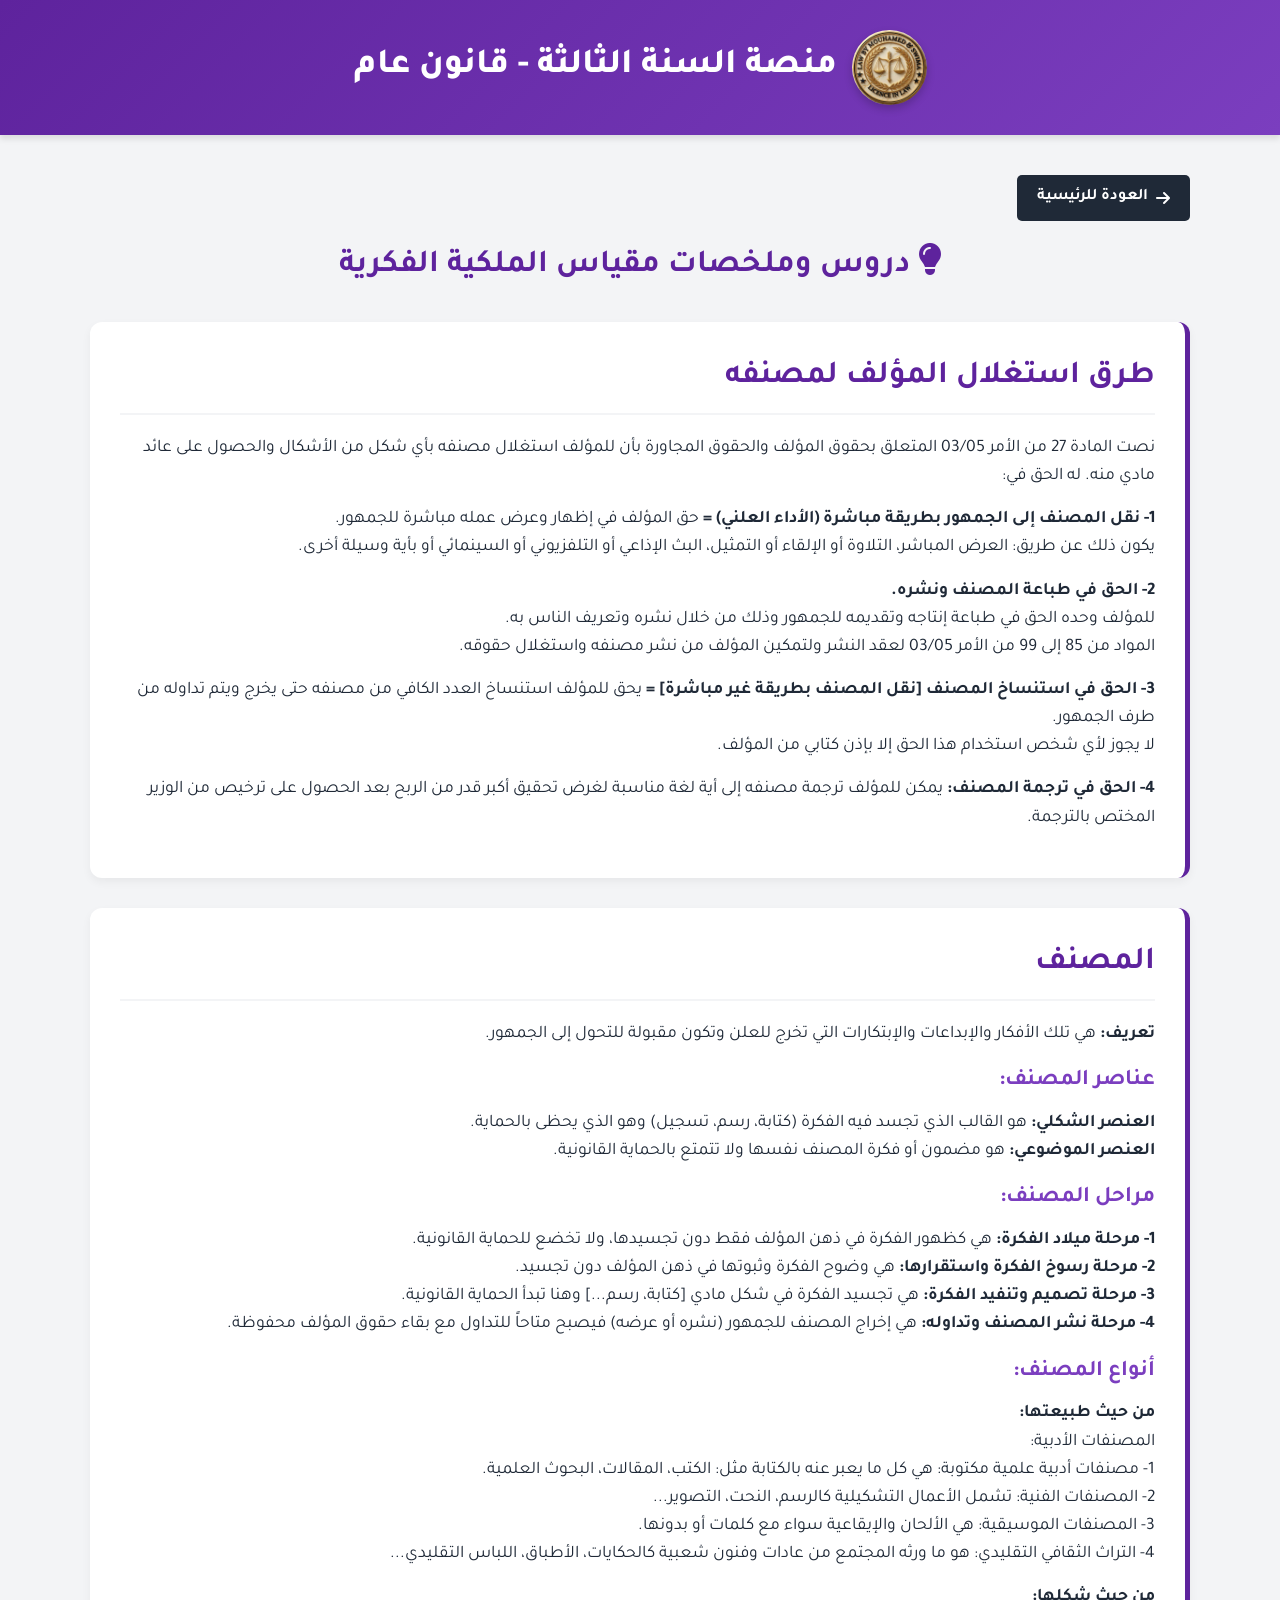
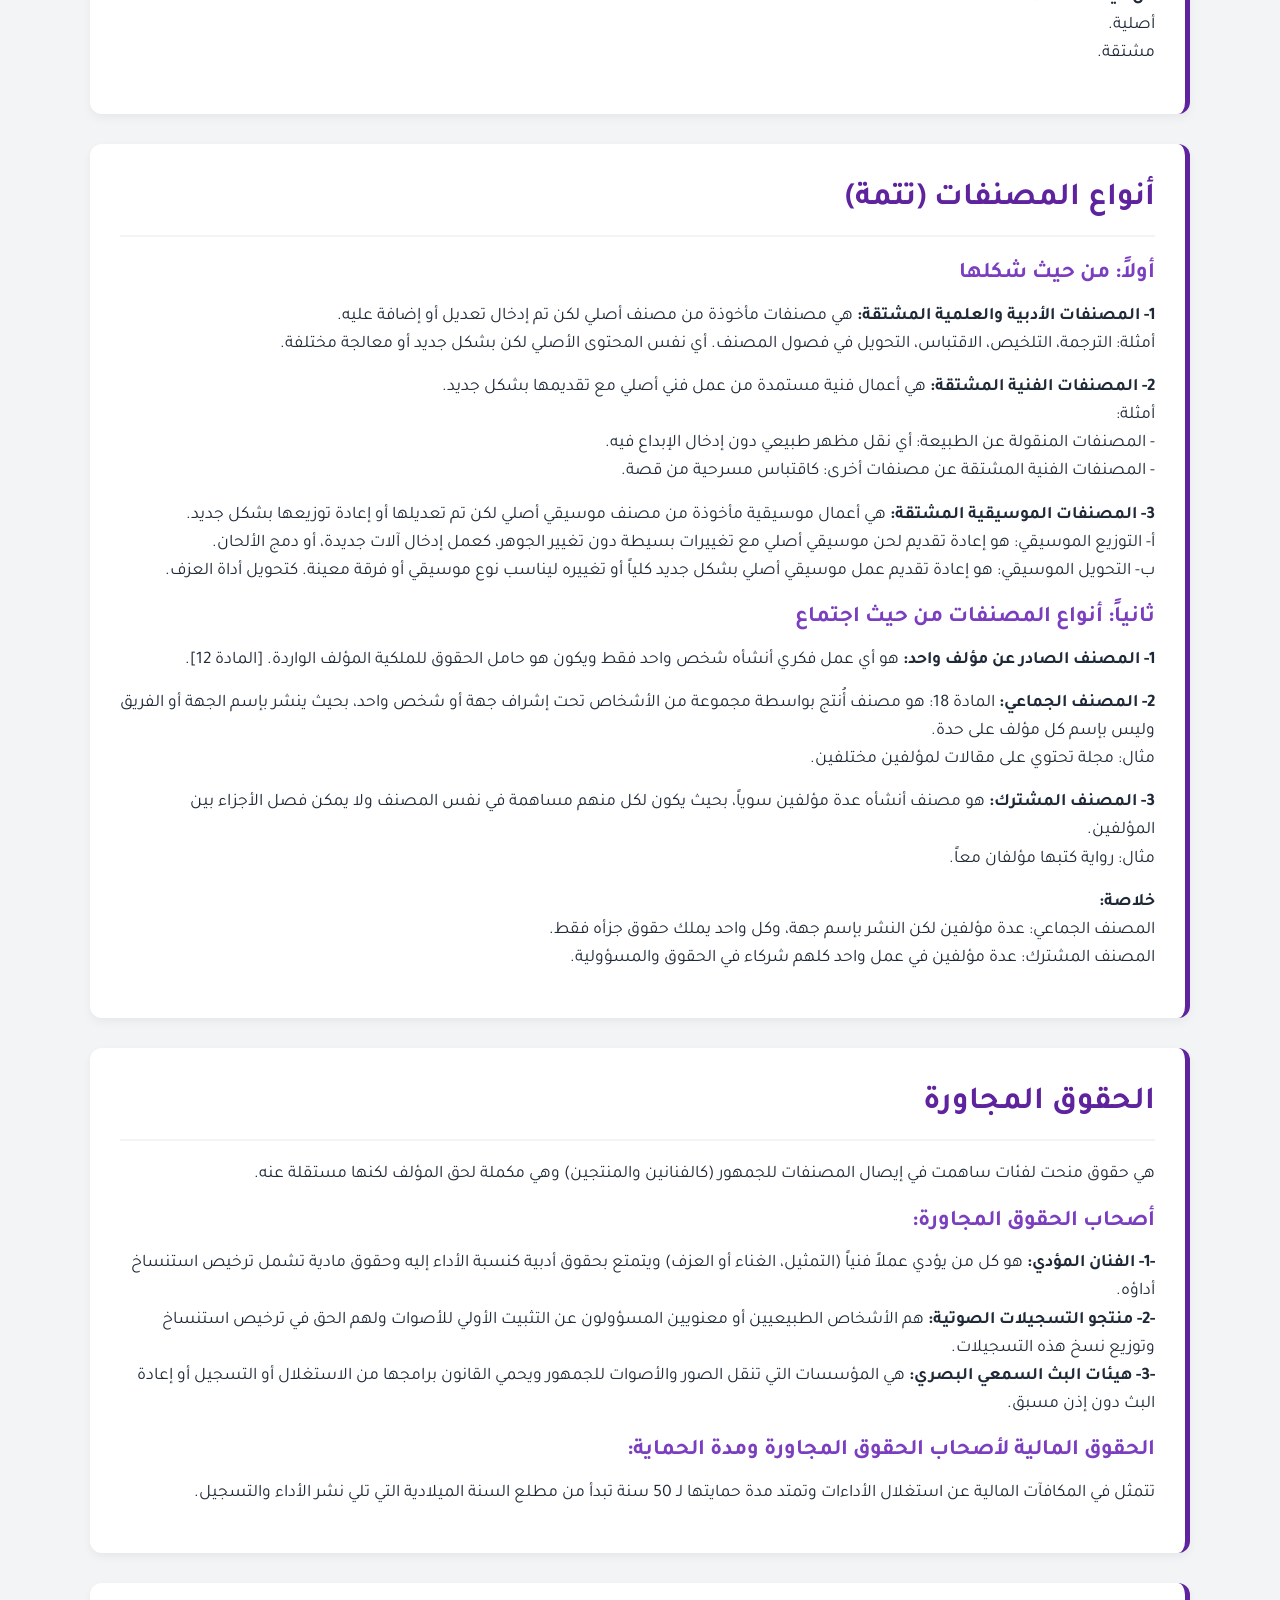
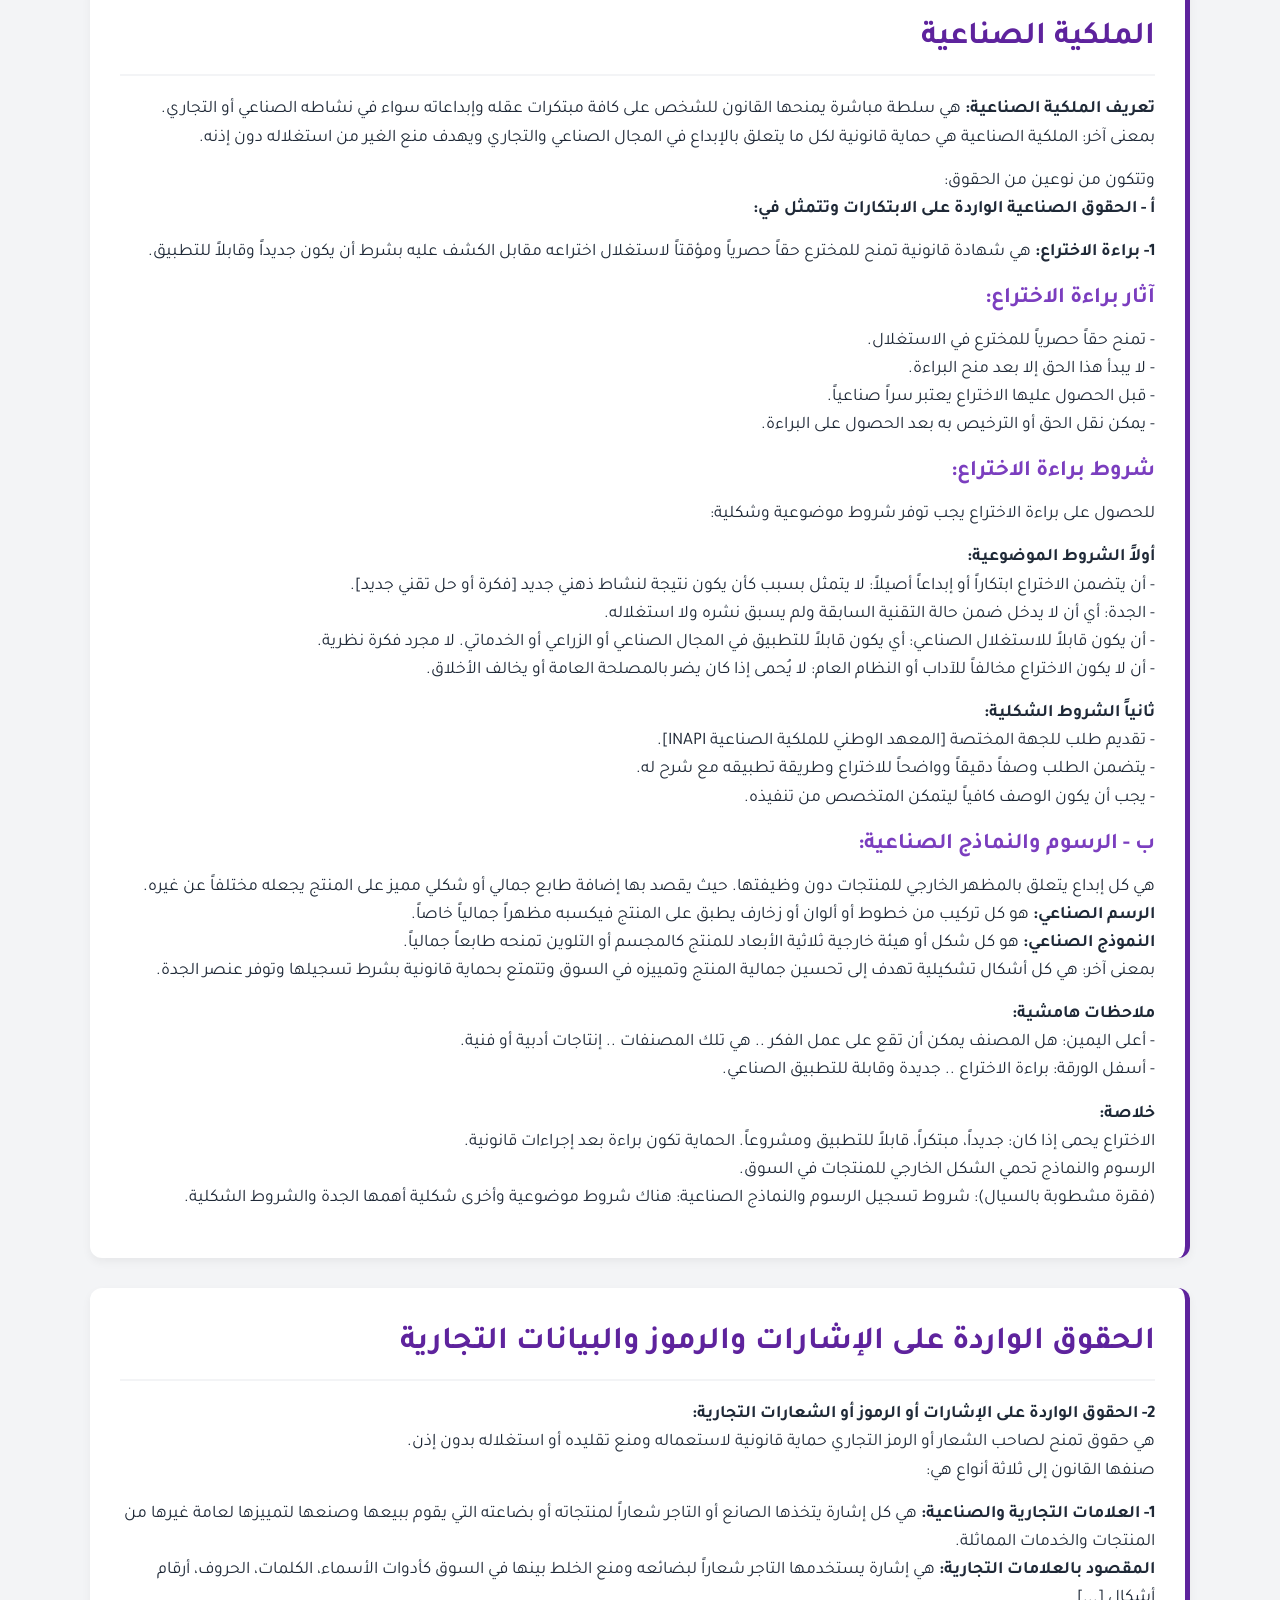
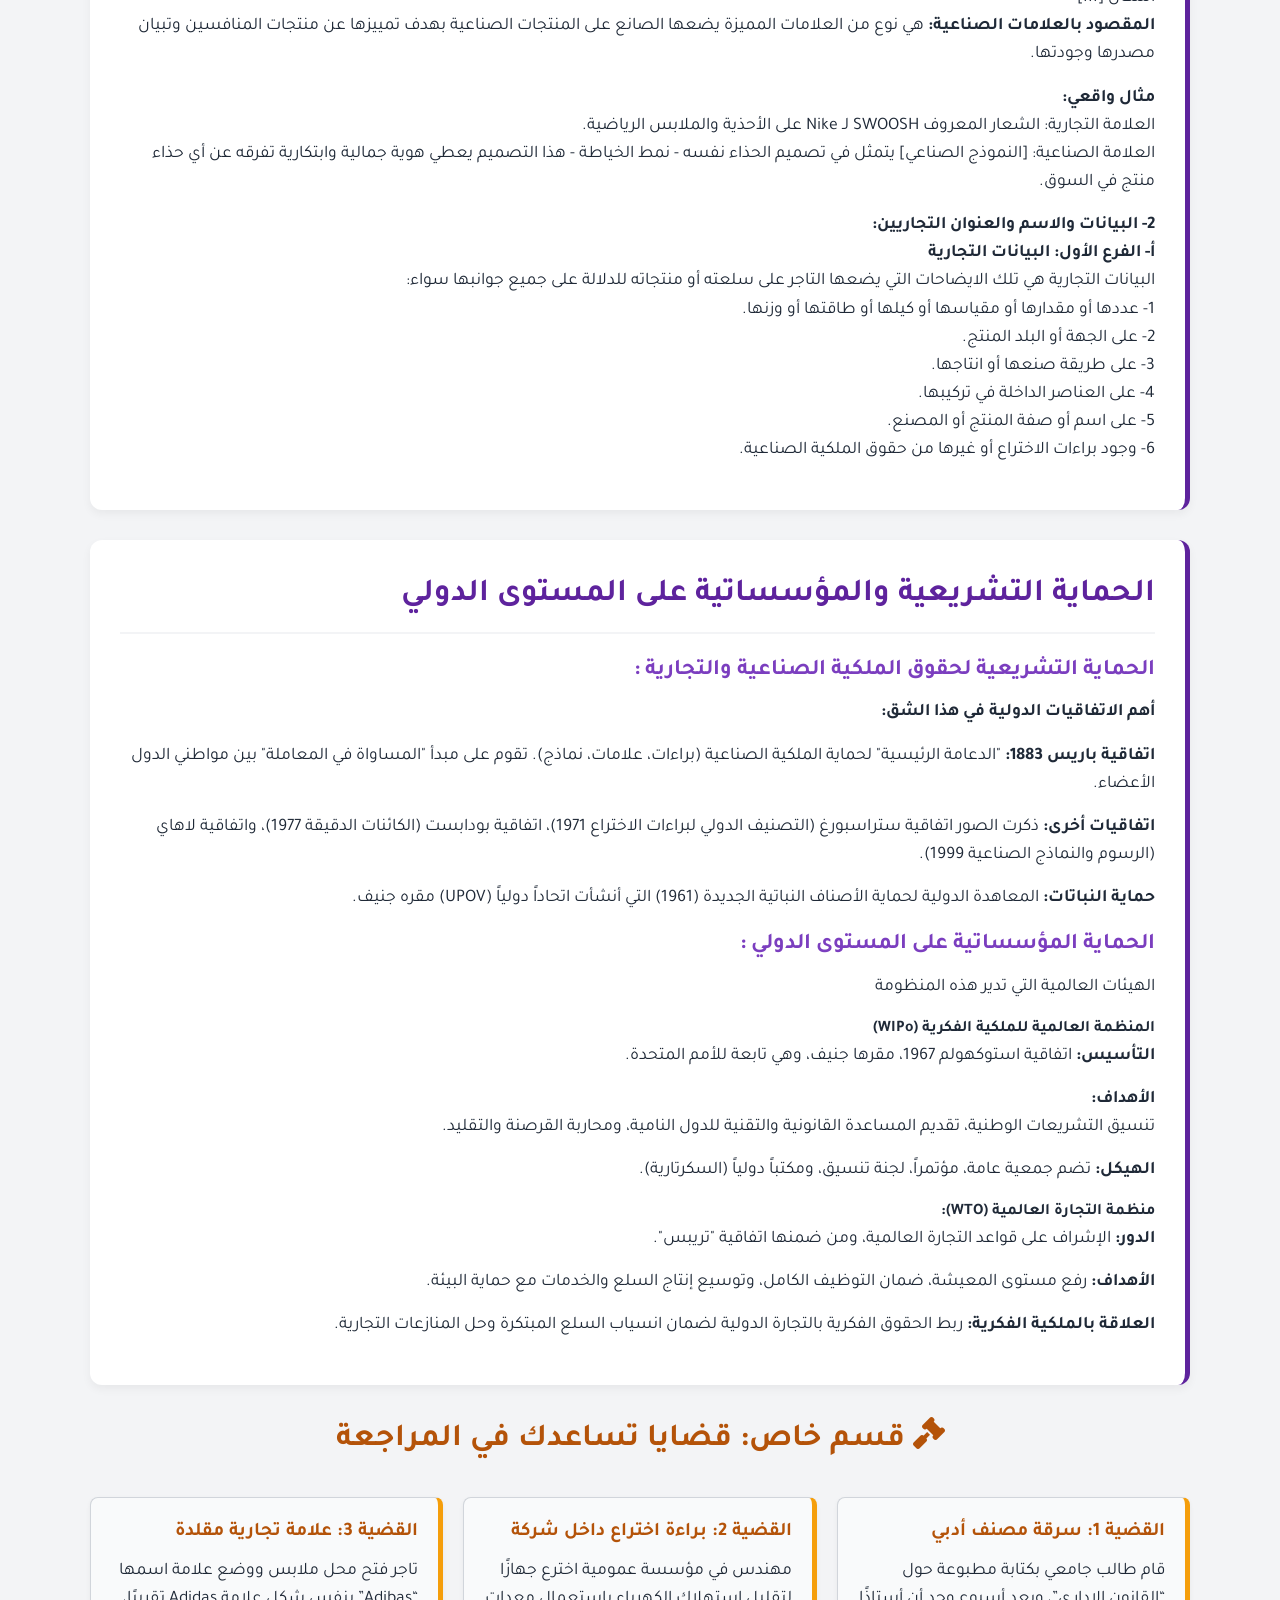
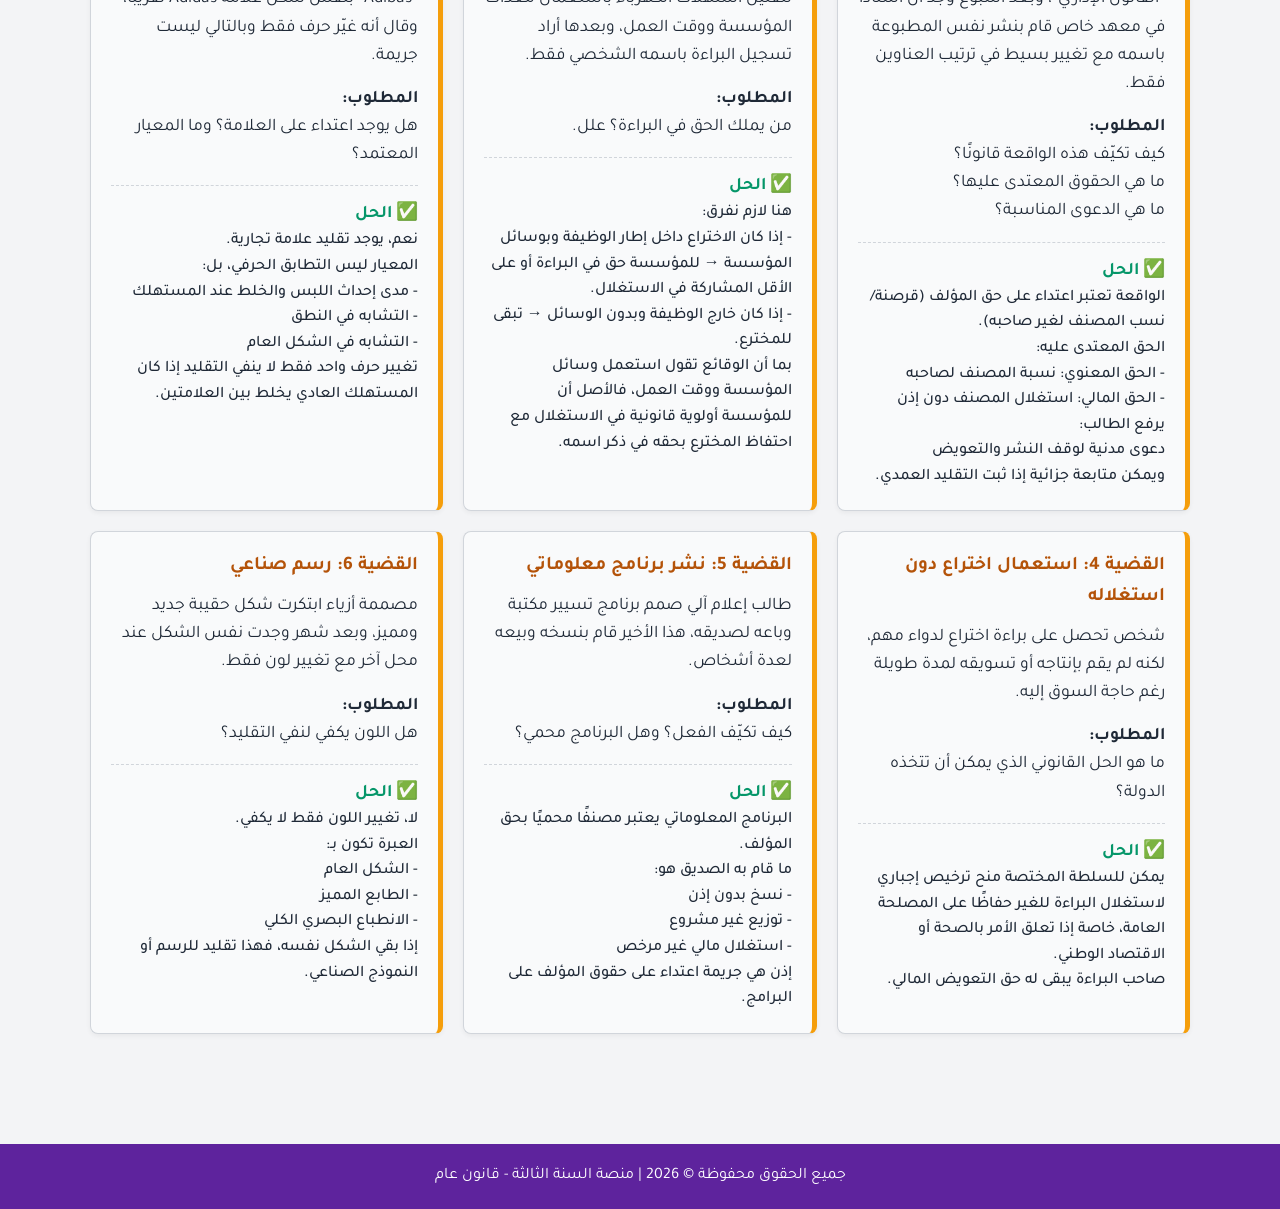
<file: intellectual-property.html>
<!DOCTYPE html>
<html lang="ar" dir="rtl">
<head>
    <meta charset="UTF-8">
    <meta name="viewport" content="width=device-width, initial-scale=1.0">
    <title>مقياس الملكية الفكرية - دروس وملخصات</title>
    <link rel="preconnect" href="https://fonts.googleapis.com">
    <link rel="preconnect" href="https://fonts.gstatic.com" crossorigin>
    <link href="https://fonts.googleapis.com/css2?family=Tajawal:wght@400;500;700;800&display=swap" rel="stylesheet">
    <link rel="stylesheet" href="https://cdnjs.cloudflare.com/ajax/libs/font-awesome/6.4.0/css/all.min.css">
    <link rel="stylesheet" href="style.css">
</head>
<body>

    <!-- Header -->
    <header>
        <div class="container header-content">
            <img src="ic_launcher.png" alt="شعار منصة السنة الثالثة" class="logo-img">
            <h1>منصة السنة الثالثة - قانون عام</h1>
        </div>
    </header>

    <main class="container">
        <a href="index.html" class="back-btn"><i class="fas fa-arrow-right"></i> العودة للرئيسية</a>
        
        <div class="page-header">
            <h2><i class="fas fa-lightbulb"></i> دروس وملخصات مقياس الملكية الفكرية</h2>
        </div>

        <!-- Lesson 1 -->
        <div class="lesson-card">
            <h2>طرق استغلال المؤلف لمصنفه</h2>
            <p>نصت المادة 27 من الأمر 03/05 المتعلق بحقوق المؤلف والحقوق المجاورة بأن للمؤلف استغلال مصنفه بأي شكل من الأشكال والحصول على عائد مادي منه. له الحق في:</p>
            <p><strong>1- نقل المصنف إلى الجمهور بطريقة مباشرة (الأداء العلني) =</strong> حق المؤلف في إظهار وعرض عمله مباشرة للجمهور.<br>
            يكون ذلك عن طريق: العرض المباشر، التلاوة أو الإلقاء أو التمثيل، البث الإذاعي أو التلفزيوني أو السينمائي أو بأية وسيلة أخرى.</p>
            <p><strong>2- الحق في طباعة المصنف ونشره.</strong><br>
            للمؤلف وحده الحق في طباعة إنتاجه وتقديمه للجمهور وذلك من خلال نشره وتعريف الناس به.<br>
            المواد من 85 إلى 99 من الأمر 03/05 لعقد النشر ولتمكين المؤلف من نشر مصنفه واستغلال حقوقه.</p>
            <p><strong>3- الحق في استنساخ المصنف [نقل المصنف بطريقة غير مباشرة] =</strong> يحق للمؤلف استنساخ العدد الكافي من مصنفه حتى يخرج ويتم تداوله من طرف الجمهور.<br>
            لا يجوز لأي شخص استخدام هذا الحق إلا بإذن كتابي من المؤلف.</p>
            <p><strong>4- الحق في ترجمة المصنف:</strong> يمكن للمؤلف ترجمة مصنفه إلى أية لغة مناسبة لغرض تحقيق أكبر قدر من الربح بعد الحصول على ترخيص من الوزير المختص بالترجمة.</p>
        </div>

        <!-- Lesson 2 -->
        <div class="lesson-card">
            <h2>المصنف</h2>
            <p><strong>تعريف:</strong> هي تلك الأفكار والإبداعات والإبتكارات التي تخرج للعلن وتكون مقبولة للتحول إلى الجمهور.</p>
            <h3>عناصر المصنف:</h3>
            <p><strong>العنصر الشكلي:</strong> هو القالب الذي تجسد فيه الفكرة (كتابة، رسم، تسجيل) وهو الذي يحظى بالحماية.<br>
            <strong>العنصر الموضوعي:</strong> هو مضمون أو فكرة المصنف نفسها ولا تتمتع بالحماية القانونية.</p>
            <h3>مراحل المصنف:</h3>
            <p><strong>1- مرحلة ميلاد الفكرة:</strong> هي كظهور الفكرة في ذهن المؤلف فقط دون تجسيدها، ولا تخضع للحماية القانونية.<br>
            <strong>2- مرحلة رسوخ الفكرة واستقرارها:</strong> هي وضوح الفكرة وثبوتها في ذهن المؤلف دون تجسيد.<br>
            <strong>3- مرحلة تصميم وتنفيد الفكرة:</strong> هي تجسيد الفكرة في شكل مادي [كتابة، رسم...] وهنا تبدأ الحماية القانونية.<br>
            <strong>4- مرحلة نشر المصنف وتداوله:</strong> هي إخراج المصنف للجمهور (نشره أو عرضه) فيصبح متاحاً للتداول مع بقاء حقوق المؤلف محفوظة.</p>
            
            <h3>أنواع المصنف:</h3>
            <p><strong>من حيث طبيعتها:</strong><br>
            المصنفات الأدبية:<br>
            1- مصنفات أدبية علمية مكتوبة: هي كل ما يعبر عنه بالكتابة مثل: الكتب، المقالات، البحوث العلمية.<br>
            2- المصنفات الفنية: تشمل الأعمال التشكيلية كالرسم، النحت، التصوير...<br>
            3- المصنفات الموسيقية: هي الألحان والإيقاعية سواء مع كلمات أو بدونها.<br>
            4- التراث الثقافي التقليدي: هو ما ورثه المجتمع من عادات وفنون شعبية كالحكايات، الأطباق، اللباس التقليدي...</p>
            
            <p><strong>من حيث شكلها:</strong><br>
            أصلية.<br>
            مشتقة.</p>
        </div>

        <!-- Lesson 3 -->
        <div class="lesson-card">
            <h2>أنواع المصنفات (تتمة)</h2>
            <h3>أولاً: من حيث شكلها</h3>
            <p><strong>1- المصنفات الأدبية والعلمية المشتقة:</strong> هي مصنفات مأخوذة من مصنف أصلي لكن تم إدخال تعديل أو إضافة عليه.<br>
            أمثلة: الترجمة، التلخيص، الاقتباس، التحويل في فصول المصنف. أي نفس المحتوى الأصلي لكن بشكل جديد أو معالجة مختلفة.</p>
            <p><strong>2- المصنفات الفنية المشتقة:</strong> هي أعمال فنية مستمدة من عمل فني أصلي مع تقديمها بشكل جديد.<br>
            أمثلة:<br>
            - المصنفات المنقولة عن الطبيعة: أي نقل مظهر طبيعي دون إدخال الإبداع فيه.<br>
            - المصنفات الفنية المشتقة عن مصنفات أخرى: كاقتباس مسرحية من قصة.</p>
            <p><strong>3- المصنفات الموسيقية المشتقة:</strong> هي أعمال موسيقية مأخوذة من مصنف موسيقي أصلي لكن تم تعديلها أو إعادة توزيعها بشكل جديد.<br>
            أ- التوزيع الموسيقي: هو إعادة تقديم لحن موسيقي أصلي مع تغييرات بسيطة دون تغيير الجوهر، كعمل إدخال آلات جديدة، أو دمج الألحان.<br>
            ب- التحويل الموسيقي: هو إعادة تقديم عمل موسيقي أصلي بشكل جديد كلياً أو تغييره ليناسب نوع موسيقي أو فرقة معينة. كتحويل أداة العزف.</p>
            
            <h3>ثانياً: أنواع المصنفات من حيث اجتماع</h3>
            <p><strong>1- المصنف الصادر عن مؤلف واحد:</strong> هو أي عمل فكري أنشأه شخص واحد فقط ويكون هو حامل الحقوق للملكية المؤلف الواردة. [المادة 12].</p>
            <p><strong>2- المصنف الجماعي:</strong> المادة 18: هو مصنف أُنتج بواسطة مجموعة من الأشخاص تحت إشراف جهة أو شخص واحد، بحيث ينشر بإسم الجهة أو الفريق وليس بإسم كل مؤلف على حدة.<br>
            مثال: مجلة تحتوي على مقالات لمؤلفين مختلفين.</p>
            <p><strong>3- المصنف المشترك:</strong> هو مصنف أنشأه عدة مؤلفين سوياً، بحيث يكون لكل منهم مساهمة في نفس المصنف ولا يمكن فصل الأجزاء بين المؤلفين.<br>
            مثال: رواية كتبها مؤلفان معاً.</p>
            <p><strong>خلاصة:</strong><br>
            المصنف الجماعي: عدة مؤلفين لكن النشر بإسم جهة، وكل واحد يملك حقوق جزأه فقط.<br>
            المصنف المشترك: عدة مؤلفين في عمل واحد كلهم شركاء في الحقوق والمسؤولية.</p>
        </div>

        <!-- Lesson 4 -->
        <div class="lesson-card">
            <h2>الحقوق المجاورة</h2>
            <p>هي حقوق منحت لفئات ساهمت في إيصال المصنفات للجمهور (كالفنانين والمنتجين) وهي مكملة لحق المؤلف لكنها مستقلة عنه.</p>
            <h3>أصحاب الحقوق المجاورة:</h3>
            <p><strong>-1- الفنان المؤدي:</strong> هو كل من يؤدي عملاً فنياً (التمثيل، الغناء أو العزف) ويتمتع بحقوق أدبية كنسبة الأداء إليه وحقوق مادية تشمل ترخيص استنساخ أداؤه.<br>
            <strong>-2- منتجو التسجيلات الصوتية:</strong> هم الأشخاص الطبيعيين أو معنويين المسؤولون عن التثبيت الأولي للأصوات ولهم الحق في ترخيص استنساخ وتوزيع نسخ هذه التسجيلات.<br>
            <strong>-3- هيئات البث السمعي البصري:</strong> هي المؤسسات التي تنقل الصور والأصوات للجمهور ويحمي القانون برامجها من الاستغلال أو التسجيل أو إعادة البث دون إذن مسبق.</p>
            <h3>الحقوق المالية لأصحاب الحقوق المجاورة ومدة الحماية:</h3>
            <p>تتمثل في المكافآت المالية عن استغلال الأداءات وتمتد مدة حمايتها لـ 50 سنة تبدأ من مطلع السنة الميلادية التي تلي نشر الأداء والتسجيل.</p>
        </div>

        <!-- Lesson 5 -->
        <div class="lesson-card">
            <h2>الملكية الصناعية</h2>
            <p><strong>تعريف الملكية الصناعية:</strong> هي سلطة مباشرة يمنحها القانون للشخص على كافة مبتكرات عقله وإبداعاته سواء في نشاطه الصناعي أو التجاري.<br>
            بمعنى آخر: الملكية الصناعية هي حماية قانونية لكل ما يتعلق بالإبداع في المجال الصناعي والتجاري ويهدف منع الغير من استغلاله دون إذنه.</p>
            <p>وتتكون من نوعين من الحقوق:<br>
            <strong>أ - الحقوق الصناعية الواردة على الابتكارات وتتمثل في:</strong></p>
            <p><strong>1- براءة الاختراع:</strong> هي شهادة قانونية تمنح للمخترع حقاً حصرياً ومؤقتاً لاستغلال اختراعه مقابل الكشف عليه بشرط أن يكون جديداً وقابلاً للتطبيق.</p>
            
            <h3>آثار براءة الاختراع:</h3>
            <p>- تمنح حقاً حصرياً للمخترع في الاستغلال.<br>
            - لا يبدأ هذا الحق إلا بعد منح البراءة.<br>
            - قبل الحصول عليها الاختراع يعتبر سراً صناعياً.<br>
            - يمكن نقل الحق أو الترخيص به بعد الحصول على البراءة.</p>
            
            <h3>شروط براءة الاختراع:</h3>
            <p>للحصول على براءة الاختراع يجب توفر شروط موضوعية وشكلية:</p>
            <p><strong>أولاً الشروط الموضوعية:</strong><br>
            - أن يتضمن الاختراع ابتكاراً أو إبداعاً أصيلاً: لا يتمثل بسبب كأن يكون نتيجة لنشاط ذهني جديد [فكرة أو حل تقني جديد].<br>
            - الجدة: أي أن لا يدخل ضمن حالة التقنية السابقة ولم يسبق نشره ولا استغلاله.<br>
            - أن يكون قابلاً للاستغلال الصناعي: أي يكون قابلاً للتطبيق في المجال الصناعي أو الزراعي أو الخدماتي. لا مجرد فكرة نظرية.<br>
            - أن لا يكون الاختراع مخالفاً للآداب أو النظام العام: لا يُحمى إذا كان يضر بالمصلحة العامة أو يخالف الأخلاق.</p>
            
            <p><strong>ثانياً الشروط الشكلية:</strong><br>
            - تقديم طلب للجهة المختصة [المعهد الوطني للملكية الصناعية INAPI].<br>
            - يتضمن الطلب وصفاً دقيقاً وواضحاً للاختراع وطريقة تطبيقه مع شرح له.<br>
            - يجب أن يكون الوصف كافياً ليتمكن المتخصص من تنفيذه.</p>

            <h3>ب - الرسوم والنماذج الصناعية:</h3>
            <p>هي كل إبداع يتعلق بالمظهر الخارجي للمنتجات دون وظيفتها. حيث يقصد بها إضافة طابع جمالي أو شكلي مميز على المنتج يجعله مختلفاً عن غيره.<br>
            <strong>الرسم الصناعي:</strong> هو كل تركيب من خطوط أو ألوان أو زخارف يطبق على المنتج فيكسبه مظهراً جمالياً خاصاً.<br>
            <strong>النموذج الصناعي:</strong> هو كل شكل أو هيئة خارجية ثلاثية الأبعاد للمنتج كالمجسم أو التلوين تمنحه طابعاً جمالياً.<br>
            بمعنى آخر: هي كل أشكال تشكيلية تهدف إلى تحسين جمالية المنتج وتمييزه في السوق وتتمتع بحماية قانونية بشرط تسجيلها وتوفر عنصر الجدة.</p>
            
            <p><strong>ملاحظات هامشية:</strong><br>
            - أعلى اليمين: هل المصنف يمكن أن تقع على عمل الفكر .. هي تلك المصنفات .. إنتاجات أدبية أو فنية.<br>
            - أسفل الورقة: براءة الاختراع .. جديدة وقابلة للتطبيق الصناعي.</p>
            
            <p><strong>خلاصة:</strong><br>
            الاختراع يحمى إذا كان: جديداً، مبتكراً، قابلاً للتطبيق ومشروعاً. الحماية تكون براءة بعد إجراءات قانونية.<br>
            الرسوم والنماذج تحمي الشكل الخارجي للمنتجات في السوق.<br>
            (فقرة مشطوبة بالسيال): شروط تسجيل الرسوم والنماذج الصناعية: هناك شروط موضوعية وأخرى شكلية أهمها الجدة والشروط الشكلية.</p>
        </div>

        <!-- Lesson 6 -->
        <div class="lesson-card">
            <h2>الحقوق الواردة على الإشارات والرموز والبيانات التجارية</h2>
            <p><strong>2- الحقوق الواردة على الإشارات أو الرموز أو الشعارات التجارية:</strong><br>
            هي حقوق تمنح لصاحب الشعار أو الرمز التجاري حماية قانونية لاستعماله ومنع تقليده أو استغلاله بدون إذن.<br>
            صنفها القانون إلى ثلاثة أنواع هي:</p>
            
            <p><strong>1- العلامات التجارية والصناعية:</strong> هي كل إشارة يتخذها الصانع أو التاجر شعاراً لمنتجاته أو بضاعته التي يقوم ببيعها وصنعها لتمييزها لعامة غيرها من المنتجات والخدمات المماثلة.<br>
            <strong>المقصود بالعلامات التجارية:</strong> هي إشارة يستخدمها التاجر شعاراً لبضائعه ومنع الخلط بينها في السوق كأدوات الأسماء، الكلمات، الحروف، أرقام أشكال [...]<br>
            <strong>المقصود بالعلامات الصناعية:</strong> هي نوع من العلامات المميزة يضعها الصانع على المنتجات الصناعية بهدف تمييزها عن منتجات المنافسين وتبيان مصدرها وجودتها.</p>
            
            <p><strong>مثال واقعي:</strong><br>
            العلامة التجارية: الشعار المعروف SWOOSH لـ Nike على الأحذية والملابس الرياضية.<br>
            العلامة الصناعية: [النموذج الصناعي] يتمثل في تصميم الحذاء نفسه - نمط الخياطة - هذا التصميم يعطي هوية جمالية وابتكارية تفرقه عن أي حذاء منتج في السوق.</p>
            
            <p><strong>2- البيانات والاسم والعنوان التجاريين:</strong><br>
            <strong>أ- الفرع الأول: البيانات التجارية</strong><br>
            البيانات التجارية هي تلك الايضاحات التي يضعها التاجر على سلعته أو منتجاته للدلالة على جميع جوانبها سواء:<br>
            1- عددها أو مقدارها أو مقياسها أو كيلها أو طاقتها أو وزنها.<br>
            2- على الجهة أو البلد المنتج.<br>
            3- على طريقة صنعها أو انتاجها.<br>
            4- على العناصر الداخلة في تركيبها.<br>
            5- على اسم أو صفة المنتج أو المصنع.<br>
            6- وجود براءات الاختراع أو غيرها من حقوق الملكية الصناعية.</p>
        </div>

        <!-- Lesson 7 -->
        <div class="lesson-card">
            <h2>الحماية التشريعية والمؤسساتية على المستوى الدولي</h2>
            
            <h3>الحماية التشريعية لحقوق الملكية الصناعية والتجارية :</h3>
            <p><strong>أهم الاتفاقيات الدولية في هذا الشق:</strong></p>
            <p><strong>اتفاقية باريس 1883:</strong> "الدعامة الرئيسية" لحماية الملكية الصناعية (براءات، علامات، نماذج). تقوم على مبدأ "المساواة في المعاملة" بين مواطني الدول الأعضاء.</p>
            <p><strong>اتفاقيات أخرى:</strong> ذكرت الصور اتفاقية ستراسبورغ (التصنيف الدولي لبراءات الاختراع 1971)، اتفاقية بودابست (الكائنات الدقيقة 1977)، واتفاقية لاهاي (الرسوم والنماذج الصناعية 1999).</p>
            <p><strong>حماية النباتات:</strong> المعاهدة الدولية لحماية الأصناف النباتية الجديدة (1961) التي أنشأت اتحاداً دولياً (UPOV) مقره جنيف.</p>

            <h3>الحماية المؤسساتية على المستوى الدولي :</h3>
            <p>الهيئات العالمية التي تدير هذه المنظومة</p>
            
            <h4>المنظمة العالمية للملكية الفكرية (WIPo)</h4>
            <p><strong>التأسيس:</strong> اتفاقية استوكهولم 1967، مقرها جنيف، وهي تابعة للأمم المتحدة.</p>
            <p><strong>الأهداف:</strong><br>
            تنسيق التشريعات الوطنية، تقديم المساعدة القانونية والتقنية للدول النامية، ومحاربة القرصنة والتقليد.</p>
            <p><strong>الهيكل:</strong> تضم جمعية عامة، مؤتمراً، لجنة تنسيق، ومكتباً دولياً (السكرتارية).</p>

            <h4>منظمة التجارة العالمية (WTO):</h4>
            <p><strong>الدور:</strong> الإشراف على قواعد التجارة العالمية، ومن ضمنها اتفاقية "تريبس".</p>
            <p><strong>الأهداف:</strong> رفع مستوى المعيشة، ضمان التوظيف الكامل، وتوسيع إنتاج السلع والخدمات مع حماية البيئة.</p>
            <p><strong>العلاقة بالملكية الفكرية:</strong> ربط الحقوق الفكرية بالتجارة الدولية لضمان انسياب السلع المبتكرة وحل المنازعات التجارية.</p>
        </div>

        <!-- Cases Section -->
        <div class="lesson-card" style="background-color: transparent; box-shadow: none; border: none; padding: 0;">
            <h2 style="text-align: center; border: none; font-size: 2rem; color: #B45309;"><i class="fas fa-gavel"></i> قسم خاص: قضايا تساعدك في المراجعة</h2>
            
            <div class="cases-grid">
                <!-- Case 1 -->
                <div class="case-card">
                    <h4>القضية 1: سرقة مصنف أدبي</h4>
                    <p>قام طالب جامعي بكتابة مطبوعة حول “القانون الإداري”، وبعد أسبوع وجد أن أستاذًا في معهد خاص قام بنشر نفس المطبوعة باسمه مع تغيير بسيط في ترتيب العناوين فقط.</p>
                    <p><strong>المطلوب:</strong><br>
                    كيف تكيّف هذه الواقعة قانونًا؟<br>
                    ما هي الحقوق المعتدى عليها؟<br>
                    ما هي الدعوى المناسبة؟</p>
                    <div class="case-solution">
                        <span>✅ الحل</span><br>
                        الواقعة تعتبر اعتداء على حق المؤلف (قرصنة/نسب المصنف لغير صاحبه).<br>
                        الحق المعتدى عليه:<br>
                        - الحق المعنوي: نسبة المصنف لصاحبه<br>
                        - الحق المالي: استغلال المصنف دون إذن<br>
                        يرفع الطالب:<br>
                        دعوى مدنية لوقف النشر والتعويض<br>
                        ويمكن متابعة جزائية إذا ثبت التقليد العمدي.
                    </div>
                </div>

                <!-- Case 2 -->
                <div class="case-card">
                    <h4>القضية 2: براءة اختراع داخل شركة</h4>
                    <p>مهندس في مؤسسة عمومية اخترع جهازًا لتقليل استهلاك الكهرباء باستعمال معدات المؤسسة ووقت العمل، وبعدها أراد تسجيل البراءة باسمه الشخصي فقط.</p>
                    <p><strong>المطلوب:</strong><br>من يملك الحق في البراءة؟ علل.</p>
                    <div class="case-solution">
                        <span>✅ الحل</span><br>
                        هنا لازم نفرق:<br>
                        - إذا كان الاختراع داخل إطار الوظيفة وبوسائل المؤسسة &rarr; للمؤسسة حق في البراءة أو على الأقل المشاركة في الاستغلال.<br>
                        - إذا كان خارج الوظيفة وبدون الوسائل &rarr; تبقى للمخترع.<br>
                        بما أن الوقائع تقول استعمل وسائل المؤسسة ووقت العمل، فالأصل أن للمؤسسة أولوية قانونية في الاستغلال مع احتفاظ المخترع بحقه في ذكر اسمه.
                    </div>
                </div>

                <!-- Case 3 -->
                <div class="case-card">
                    <h4>القضية 3: علامة تجارية مقلدة</h4>
                    <p>تاجر فتح محل ملابس ووضع علامة اسمها “Adibas” بنفس شكل علامة Adidas تقريبًا، وقال أنه غيّر حرف فقط وبالتالي ليست جريمة.</p>
                    <p><strong>المطلوب:</strong><br>هل يوجد اعتداء على العلامة؟ وما المعيار المعتمد؟</p>
                    <div class="case-solution">
                        <span>✅ الحل</span><br>
                        نعم، يوجد تقليد علامة تجارية.<br>
                        المعيار ليس التطابق الحرفي، بل:<br>
                        - مدى إحداث اللبس والخلط عند المستهلك<br>
                        - التشابه في النطق<br>
                        - التشابه في الشكل العام<br>
                        تغيير حرف واحد فقط لا ينفي التقليد إذا كان المستهلك العادي يخلط بين العلامتين.
                    </div>
                </div>

                <!-- Case 4 -->
                <div class="case-card">
                    <h4>القضية 4: استعمال اختراع دون استغلاله</h4>
                    <p>شخص تحصل على براءة اختراع لدواء مهم، لكنه لم يقم بإنتاجه أو تسويقه لمدة طويلة رغم حاجة السوق إليه.</p>
                    <p><strong>المطلوب:</strong><br>ما هو الحل القانوني الذي يمكن أن تتخذه الدولة؟</p>
                    <div class="case-solution">
                        <span>✅ الحل</span><br>
                        يمكن للسلطة المختصة منح ترخيص إجباري لاستغلال البراءة للغير حفاظًا على المصلحة العامة، خاصة إذا تعلق الأمر بالصحة أو الاقتصاد الوطني.<br>
                        صاحب البراءة يبقى له حق التعويض المالي.
                    </div>
                </div>

                <!-- Case 5 -->
                <div class="case-card">
                    <h4>القضية 5: نشر برنامج معلوماتي</h4>
                    <p>طالب إعلام آلي صمم برنامج تسيير مكتبة وباعه لصديقه، هذا الأخير قام بنسخه وبيعه لعدة أشخاص.</p>
                    <p><strong>المطلوب:</strong><br>كيف تكيّف الفعل؟ وهل البرنامج محمي؟</p>
                    <div class="case-solution">
                        <span>✅ الحل</span><br>
                        البرنامج المعلوماتي يعتبر مصنفًا محميًا بحق المؤلف.<br>
                        ما قام به الصديق هو:<br>
                        - نسخ بدون إذن<br>
                        - توزيع غير مشروع<br>
                        - استغلال مالي غير مرخص<br>
                        إذن هي جريمة اعتداء على حقوق المؤلف على البرامج.
                    </div>
                </div>

                <!-- Case 6 -->
                <div class="case-card">
                    <h4>القضية 6: رسم صناعي</h4>
                    <p>مصممة أزياء ابتكرت شكل حقيبة جديد ومميز، وبعد شهر وجدت نفس الشكل عند محل آخر مع تغيير لون فقط.</p>
                    <p><strong>المطلوب:</strong><br>هل اللون يكفي لنفي التقليد؟</p>
                    <div class="case-solution">
                        <span>✅ الحل</span><br>
                        لا، تغيير اللون فقط لا يكفي.<br>
                        العبرة تكون بـ:<br>
                        - الشكل العام<br>
                        - الطابع المميز<br>
                        - الانطباع البصري الكلي<br>
                        إذا بقي الشكل نفسه، فهذا تقليد للرسم أو النموذج الصناعي.
                    </div>
                </div>
            </div>
        </div>

    </main>

    <footer>
        <p>جميع الحقوق محفوظة &copy; 2026 | منصة السنة الثالثة - قانون عام</p>
    </footer>

</body>
</html>
</file>
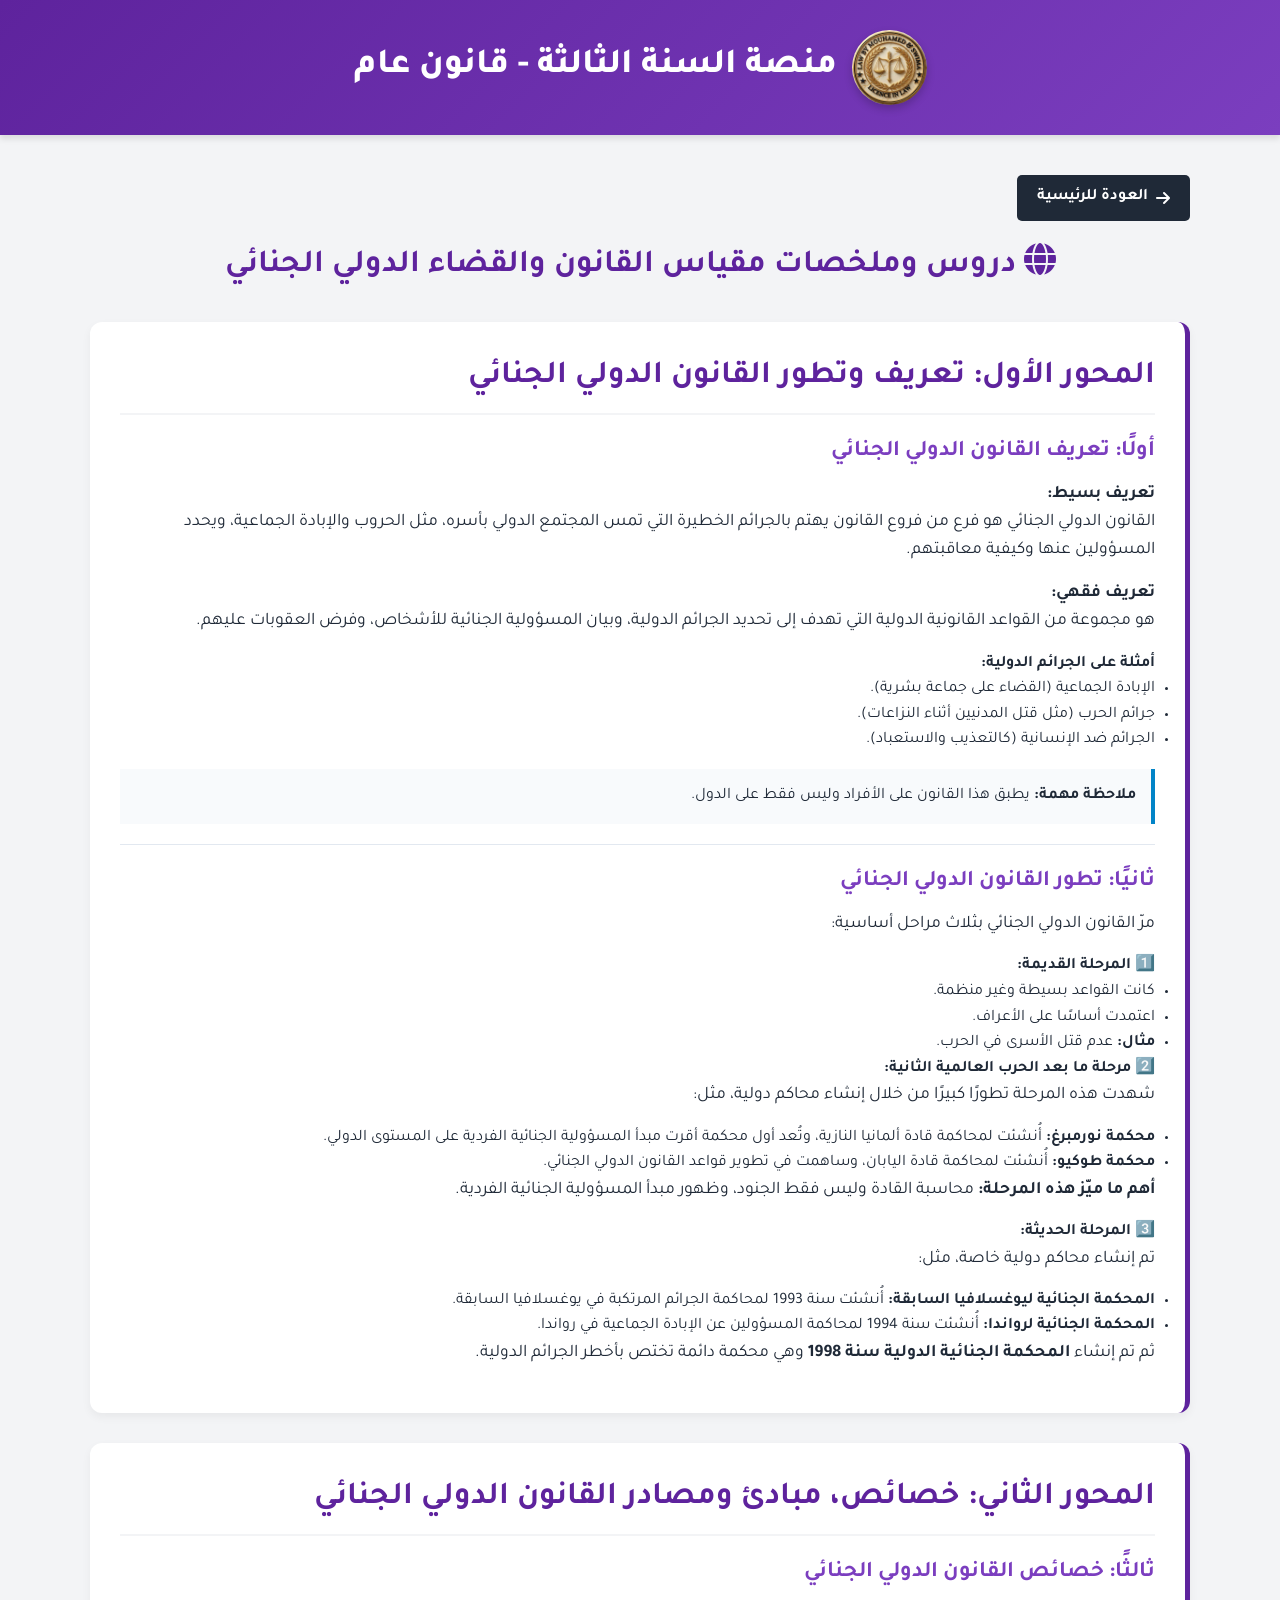
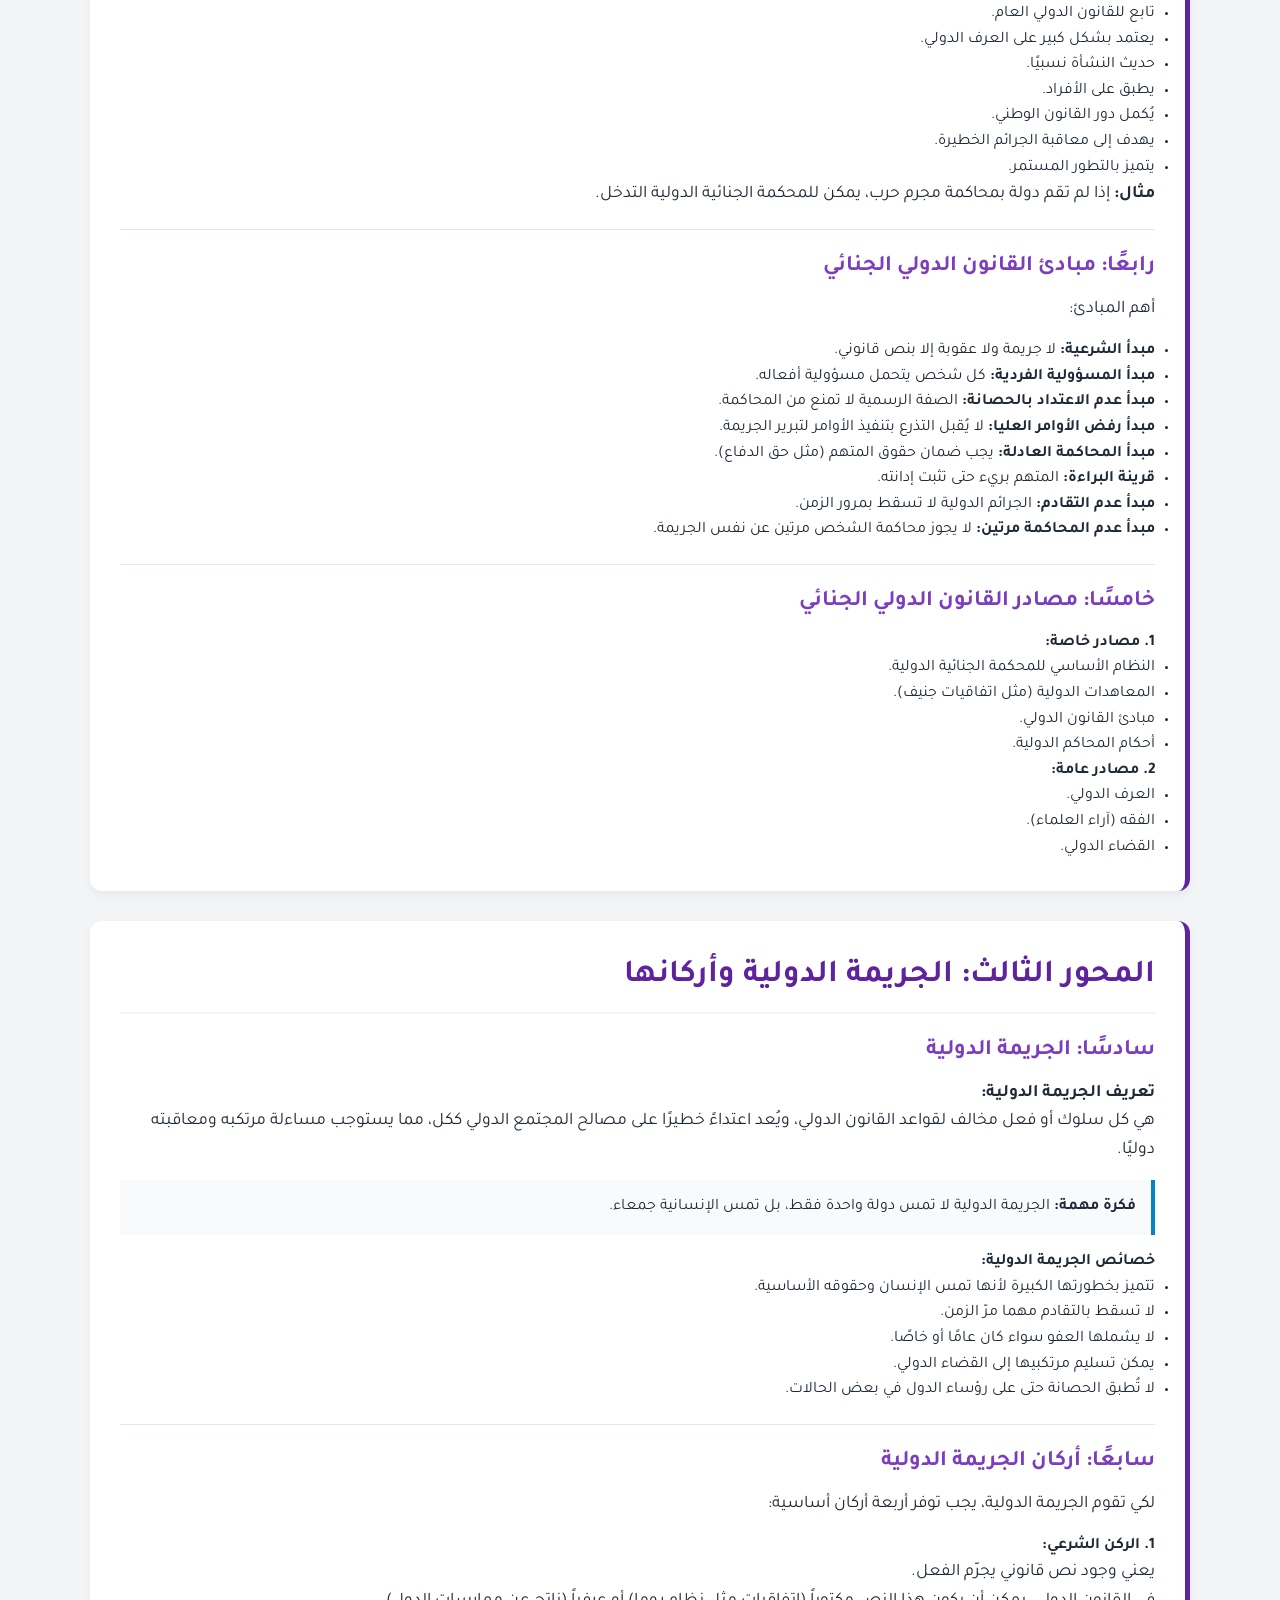
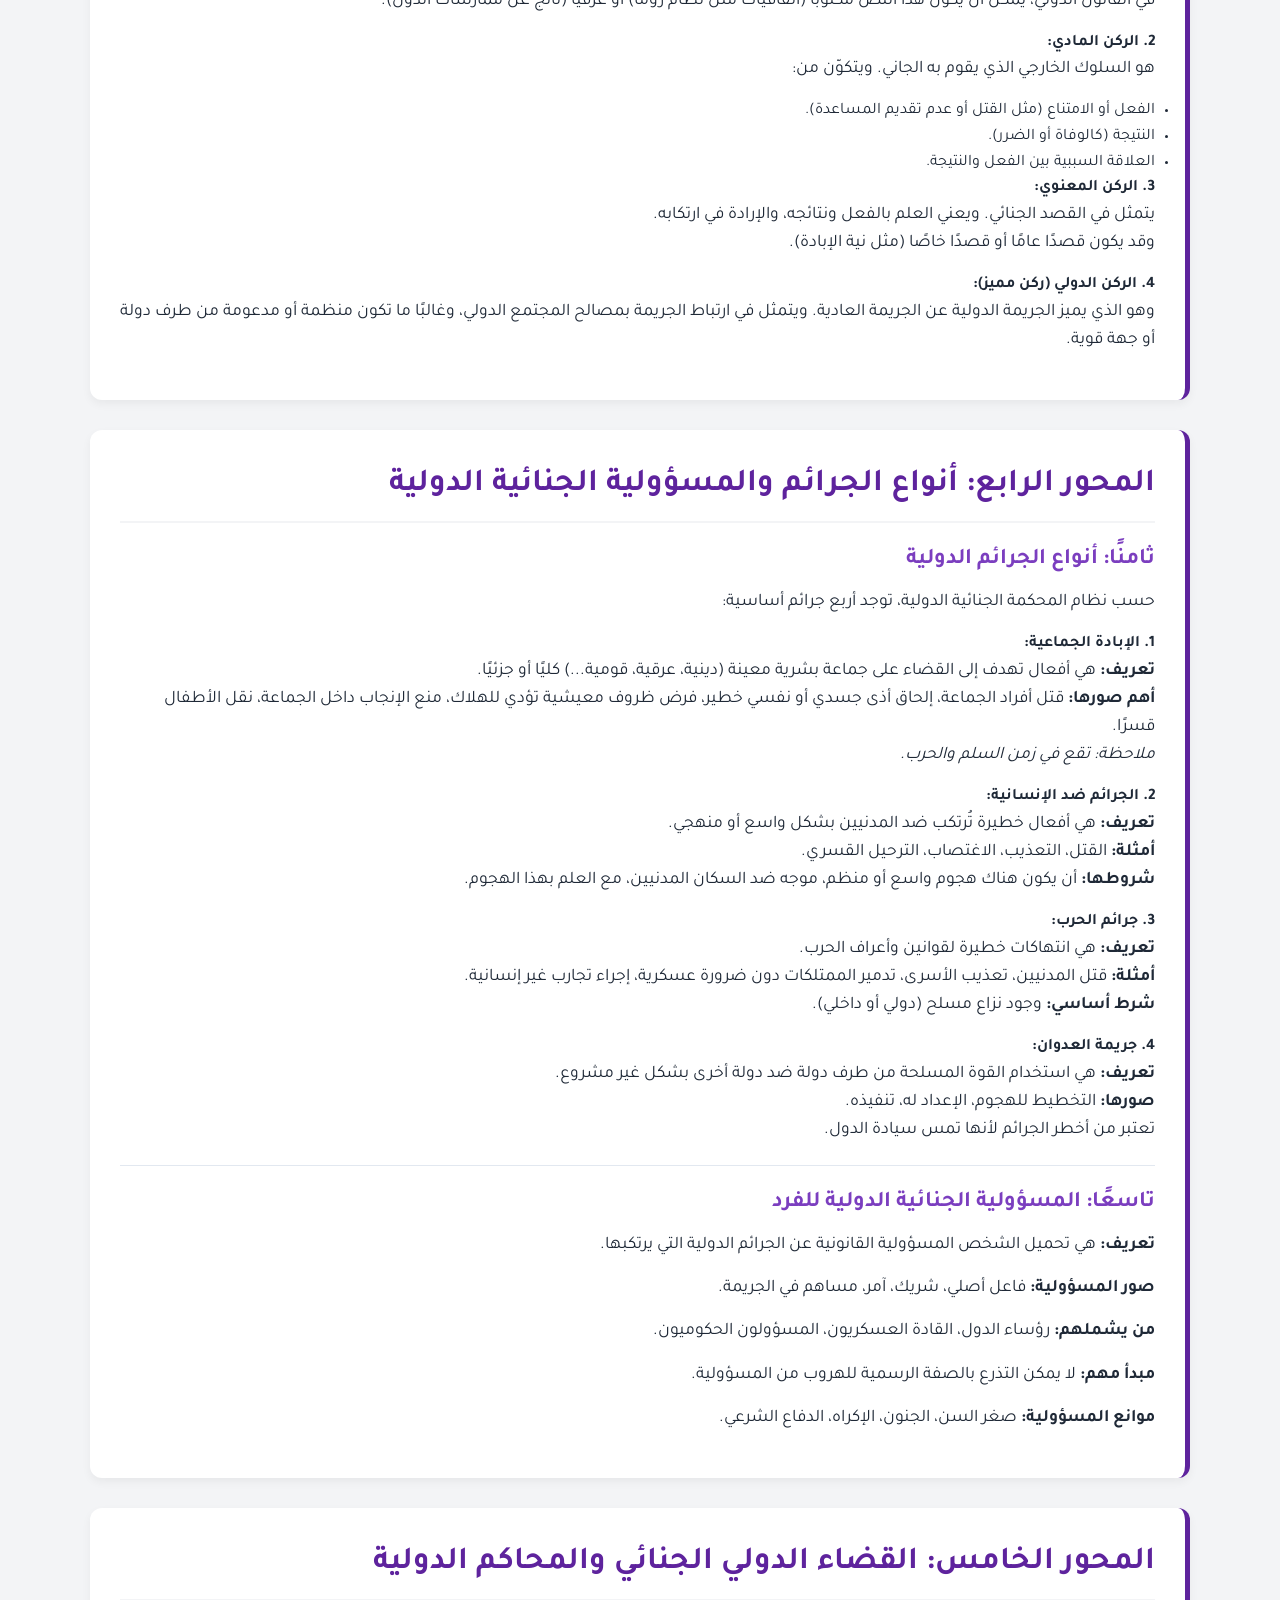
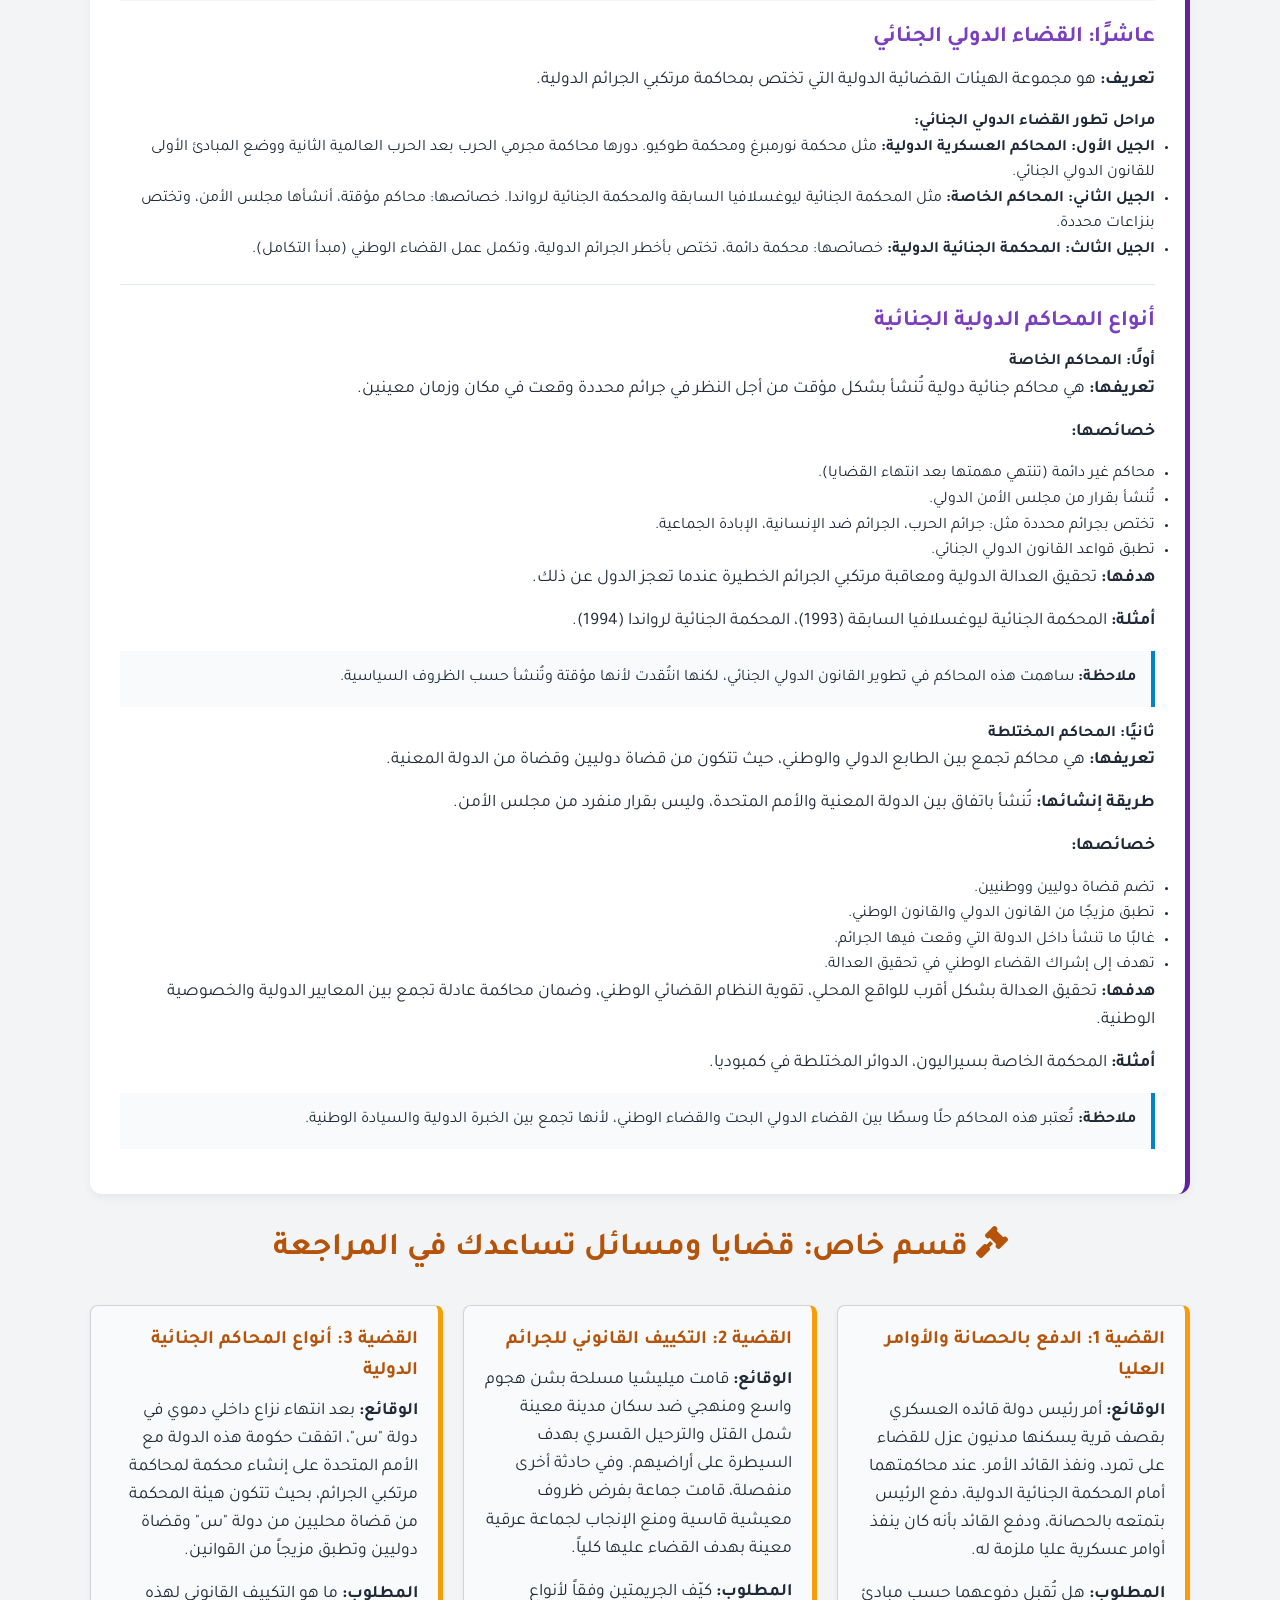
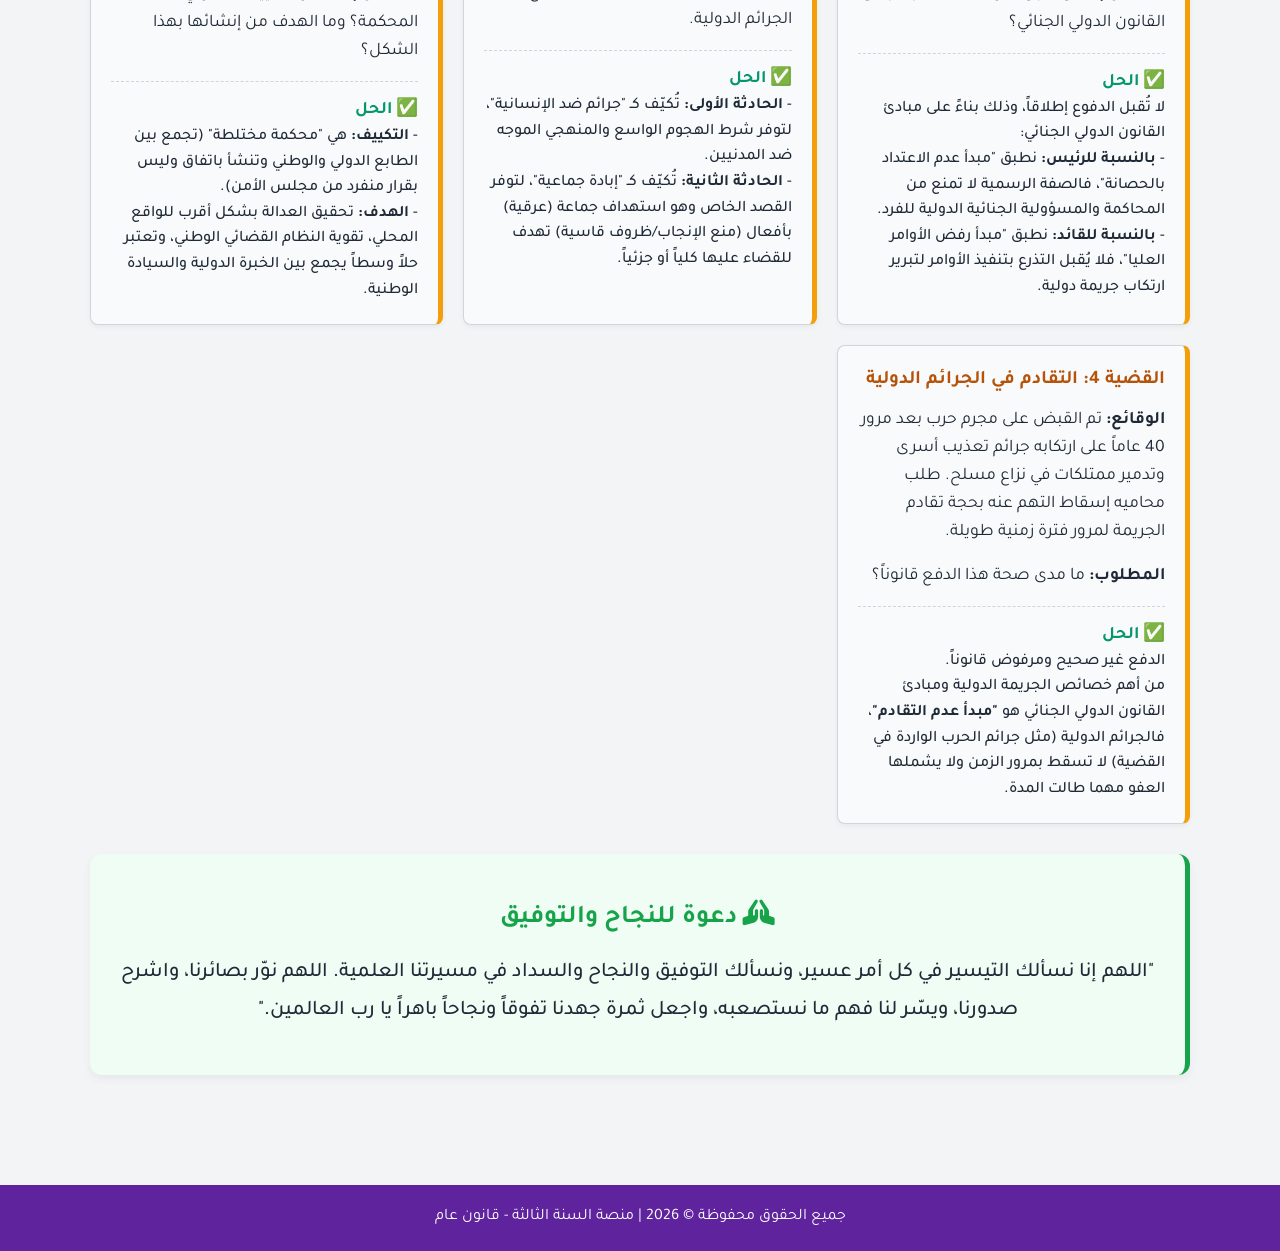
<file: international-criminal-law.html>
<!DOCTYPE html>
<html lang="ar" dir="rtl">
<head>
    <meta charset="UTF-8">
    <meta name="viewport" content="width=device-width, initial-scale=1.0">
    <title>مقياس القانون والقضاء الدولي الجنائي - دروس وملخصات</title>
    <link rel="preconnect" href="https://fonts.googleapis.com">
    <link rel="preconnect" href="https://fonts.gstatic.com" crossorigin>
    <link href="https://fonts.googleapis.com/css2?family=Tajawal:wght@400;500;700;800&display=swap" rel="stylesheet">
    <link rel="stylesheet" href="https://cdnjs.cloudflare.com/ajax/libs/font-awesome/6.4.0/css/all.min.css">
    <link rel="stylesheet" href="style.css">
</head>
<body>

    <!-- Header -->
    <header>
        <div class="container header-content">
            <img src="ic_launcher.png" alt="شعار منصة السنة الثالثة" class="logo-img">
            <h1>منصة السنة الثالثة - قانون عام</h1>
        </div>
    </header>

    <main class="container">
        <a href="index.html" class="back-btn"><i class="fas fa-arrow-right"></i> العودة للرئيسية</a>
        
        <div class="page-header">
            <h2><i class="fas fa-globe"></i> دروس وملخصات مقياس القانون والقضاء الدولي الجنائي</h2>
        </div>

        <!-- Lesson 1 -->
        <div class="lesson-card">
            <h2>المحور الأول: تعريف وتطور القانون الدولي الجنائي</h2>
            
            <h3>أولًا: تعريف القانون الدولي الجنائي</h3>
            <p><strong>تعريف بسيط:</strong><br>
            القانون الدولي الجنائي هو فرع من فروع القانون يهتم بالجرائم الخطيرة التي تمس المجتمع الدولي بأسره، مثل الحروب والإبادة الجماعية، ويحدد المسؤولين عنها وكيفية معاقبتهم.</p>
            <p><strong>تعريف فقهي:</strong><br>
            هو مجموعة من القواعد القانونية الدولية التي تهدف إلى تحديد الجرائم الدولية، وبيان المسؤولية الجنائية للأشخاص، وفرض العقوبات عليهم.</p>
            
            <h4>أمثلة على الجرائم الدولية:</h4>
            <ul>
                <li>الإبادة الجماعية (القضاء على جماعة بشرية).</li>
                <li>جرائم الحرب (مثل قتل المدنيين أثناء النزاعات).</li>
                <li>الجرائم ضد الإنسانية (كالتعذيب والاستعباد).</li>
            </ul>

            <div class="highlight-box" style="background-color: #f8fafc; padding: 15px; border-right: 4px solid #0284c7; margin: 15px 0;">
                <strong>ملاحظة مهمة:</strong> يطبق هذا القانون على الأفراد وليس فقط على الدول.
            </div>

            <hr style="margin: 20px 0; border: 0; border-top: 1px solid #e2e8f0;">

            <h3>ثانيًا: تطور القانون الدولي الجنائي</h3>
            <p>مرّ القانون الدولي الجنائي بثلاث مراحل أساسية:</p>
            
            <h4>1️⃣ المرحلة القديمة:</h4>
            <ul>
                <li>كانت القواعد بسيطة وغير منظمة.</li>
                <li>اعتمدت أساسًا على الأعراف.</li>
                <li><strong>مثال:</strong> عدم قتل الأسرى في الحرب.</li>
            </ul>

            <h4>2️⃣ مرحلة ما بعد الحرب العالمية الثانية:</h4>
            <p>شهدت هذه المرحلة تطورًا كبيرًا من خلال إنشاء محاكم دولية، مثل:</p>
            <ul>
                <li><strong>محكمة نورمبرغ:</strong> أُنشئت لمحاكمة قادة ألمانيا النازية، وتُعد أول محكمة أقرت مبدأ المسؤولية الجنائية الفردية على المستوى الدولي.</li>
                <li><strong>محكمة طوكيو:</strong> أُنشئت لمحاكمة قادة اليابان، وساهمت في تطوير قواعد القانون الدولي الجنائي.</li>
            </ul>
            <p><strong>أهم ما ميّز هذه المرحلة:</strong> محاسبة القادة وليس فقط الجنود، وظهور مبدأ المسؤولية الجنائية الفردية.</p>

            <h4>3️⃣ المرحلة الحديثة:</h4>
            <p>تم إنشاء محاكم دولية خاصة، مثل:</p>
            <ul>
                <li><strong>المحكمة الجنائية ليوغسلافيا السابقة:</strong> أُنشئت سنة 1993 لمحاكمة الجرائم المرتكبة في يوغسلافيا السابقة.</li>
                <li><strong>المحكمة الجنائية لرواندا:</strong> أُنشئت سنة 1994 لمحاكمة المسؤولين عن الإبادة الجماعية في رواندا.</li>
            </ul>
            <p>ثم تم إنشاء <strong>المحكمة الجنائية الدولية سنة 1998</strong> وهي محكمة دائمة تختص بأخطر الجرائم الدولية.</p>
        </div>

        <!-- Lesson 2 -->
        <div class="lesson-card">
            <h2>المحور الثاني: خصائص، مبادئ ومصادر القانون الدولي الجنائي</h2>
            
            <h3>ثالثًا: خصائص القانون الدولي الجنائي</h3>
            <ul>
                <li>تابع للقانون الدولي العام.</li>
                <li>يعتمد بشكل كبير على العرف الدولي.</li>
                <li>حديث النشأة نسبيًا.</li>
                <li>يطبق على الأفراد.</li>
                <li>يُكمل دور القانون الوطني.</li>
                <li>يهدف إلى معاقبة الجرائم الخطيرة.</li>
                <li>يتميز بالتطور المستمر.</li>
            </ul>
            <p><strong>مثال:</strong> إذا لم تقم دولة بمحاكمة مجرم حرب، يمكن للمحكمة الجنائية الدولية التدخل.</p>

            <hr style="margin: 20px 0; border: 0; border-top: 1px solid #e2e8f0;">

            <h3>رابعًا: مبادئ القانون الدولي الجنائي</h3>
            <p>أهم المبادئ:</p>
            <ul>
                <li><strong>مبدأ الشرعية:</strong> لا جريمة ولا عقوبة إلا بنص قانوني.</li>
                <li><strong>مبدأ المسؤولية الفردية:</strong> كل شخص يتحمل مسؤولية أفعاله.</li>
                <li><strong>مبدأ عدم الاعتداد بالحصانة:</strong> الصفة الرسمية لا تمنع من المحاكمة.</li>
                <li><strong>مبدأ رفض الأوامر العليا:</strong> لا يُقبل التذرع بتنفيذ الأوامر لتبرير الجريمة.</li>
                <li><strong>مبدأ المحاكمة العادلة:</strong> يجب ضمان حقوق المتهم (مثل حق الدفاع).</li>
                <li><strong>قرينة البراءة:</strong> المتهم بريء حتى تثبت إدانته.</li>
                <li><strong>مبدأ عدم التقادم:</strong> الجرائم الدولية لا تسقط بمرور الزمن.</li>
                <li><strong>مبدأ عدم المحاكمة مرتين:</strong> لا يجوز محاكمة الشخص مرتين عن نفس الجريمة.</li>
            </ul>

            <hr style="margin: 20px 0; border: 0; border-top: 1px solid #e2e8f0;">

            <h3>خامسًا: مصادر القانون الدولي الجنائي</h3>
            <h4>1. مصادر خاصة:</h4>
            <ul>
                <li>النظام الأساسي للمحكمة الجنائية الدولية.</li>
                <li>المعاهدات الدولية (مثل اتفاقيات جنيف).</li>
                <li>مبادئ القانون الدولي.</li>
                <li>أحكام المحاكم الدولية.</li>
            </ul>
            <h4>2. مصادر عامة:</h4>
            <ul>
                <li>العرف الدولي.</li>
                <li>الفقه (آراء العلماء).</li>
                <li>القضاء الدولي.</li>
            </ul>
        </div>

        <!-- Lesson 3 -->
        <div class="lesson-card">
            <h2>المحور الثالث: الجريمة الدولية وأركانها</h2>
            
            <h3>سادسًا: الجريمة الدولية</h3>
            <p><strong>تعريف الجريمة الدولية:</strong><br>
            هي كل سلوك أو فعل مخالف لقواعد القانون الدولي، ويُعد اعتداءً خطيرًا على مصالح المجتمع الدولي ككل، مما يستوجب مساءلة مرتكبه ومعاقبته دوليًا.</p>
            
            <div class="highlight-box" style="background-color: #f8fafc; padding: 15px; border-right: 4px solid #0284c7; margin: 15px 0;">
                <strong>فكرة مهمة:</strong> الجريمة الدولية لا تمس دولة واحدة فقط، بل تمس الإنسانية جمعاء.
            </div>

            <h4>خصائص الجريمة الدولية:</h4>
            <ul>
                <li>تتميز بخطورتها الكبيرة لأنها تمس الإنسان وحقوقه الأساسية.</li>
                <li>لا تسقط بالتقادم مهما مرّ الزمن.</li>
                <li>لا يشملها العفو سواء كان عامًا أو خاصًا.</li>
                <li>يمكن تسليم مرتكبيها إلى القضاء الدولي.</li>
                <li>لا تُطبق الحصانة حتى على رؤساء الدول في بعض الحالات.</li>
            </ul>

            <hr style="margin: 20px 0; border: 0; border-top: 1px solid #e2e8f0;">

            <h3>سابعًا: أركان الجريمة الدولية</h3>
            <p>لكي تقوم الجريمة الدولية، يجب توفر أربعة أركان أساسية:</p>
            
            <h4>1. الركن الشرعي:</h4>
            <p>يعني وجود نص قانوني يجرّم الفعل.<br>
            في القانون الدولي، يمكن أن يكون هذا النص مكتوباً (اتفاقيات مثل نظام روما) أو عرفياً (ناتج عن ممارسات الدول).</p>
            
            <h4>2. الركن المادي:</h4>
            <p>هو السلوك الخارجي الذي يقوم به الجاني. ويتكوّن من:</p>
            <ul>
                <li>الفعل أو الامتناع (مثل القتل أو عدم تقديم المساعدة).</li>
                <li>النتيجة (كالوفاة أو الضرر).</li>
                <li>العلاقة السببية بين الفعل والنتيجة.</li>
            </ul>

            <h4>3. الركن المعنوي:</h4>
            <p>يتمثل في القصد الجنائي. ويعني العلم بالفعل ونتائجه، والإرادة في ارتكابه.<br>
            وقد يكون قصدًا عامًا أو قصدًا خاصًا (مثل نية الإبادة).</p>

            <h4>4. الركن الدولي (ركن مميز):</h4>
            <p>وهو الذي يميز الجريمة الدولية عن الجريمة العادية. ويتمثل في ارتباط الجريمة بمصالح المجتمع الدولي، وغالبًا ما تكون منظمة أو مدعومة من طرف دولة أو جهة قوية.</p>
        </div>

        <!-- Lesson 4 -->
        <div class="lesson-card">
            <h2>المحور الرابع: أنواع الجرائم والمسؤولية الجنائية الدولية</h2>
            
            <h3>ثامنًا: أنواع الجرائم الدولية</h3>
            <p>حسب نظام المحكمة الجنائية الدولية، توجد أربع جرائم أساسية:</p>
            
            <h4>1. الإبادة الجماعية:</h4>
            <p><strong>تعريف:</strong> هي أفعال تهدف إلى القضاء على جماعة بشرية معينة (دينية، عرقية، قومية...) كليًا أو جزئيًا.<br>
            <strong>أهم صورها:</strong> قتل أفراد الجماعة، إلحاق أذى جسدي أو نفسي خطير، فرض ظروف معيشية تؤدي للهلاك، منع الإنجاب داخل الجماعة، نقل الأطفال قسرًا.<br>
            <em>ملاحظة: تقع في زمن السلم والحرب.</em></p>
            
            <h4>2. الجرائم ضد الإنسانية:</h4>
            <p><strong>تعريف:</strong> هي أفعال خطيرة تُرتكب ضد المدنيين بشكل واسع أو منهجي.<br>
            <strong>أمثلة:</strong> القتل، التعذيب، الاغتصاب، الترحيل القسري.<br>
            <strong>شروطها:</strong> أن يكون هناك هجوم واسع أو منظم، موجه ضد السكان المدنيين، مع العلم بهذا الهجوم.</p>

            <h4>3. جرائم الحرب:</h4>
            <p><strong>تعريف:</strong> هي انتهاكات خطيرة لقوانين وأعراف الحرب.<br>
            <strong>أمثلة:</strong> قتل المدنيين، تعذيب الأسرى، تدمير الممتلكات دون ضرورة عسكرية، إجراء تجارب غير إنسانية.<br>
            <strong>شرط أساسي:</strong> وجود نزاع مسلح (دولي أو داخلي).</p>

            <h4>4. جريمة العدوان:</h4>
            <p><strong>تعريف:</strong> هي استخدام القوة المسلحة من طرف دولة ضد دولة أخرى بشكل غير مشروع.<br>
            <strong>صورها:</strong> التخطيط للهجوم، الإعداد له، تنفيذه.<br>
            تعتبر من أخطر الجرائم لأنها تمس سيادة الدول.</p>

            <hr style="margin: 20px 0; border: 0; border-top: 1px solid #e2e8f0;">

            <h3>تاسعًا: المسؤولية الجنائية الدولية للفرد</h3>
            <p><strong>تعريف:</strong> هي تحميل الشخص المسؤولية القانونية عن الجرائم الدولية التي يرتكبها.</p>
            <p><strong>صور المسؤولية:</strong> فاعل أصلي، شريك، آمر، مساهم في الجريمة.</p>
            <p><strong>من يشملهم:</strong> رؤساء الدول، القادة العسكريون، المسؤولون الحكوميون.</p>
            <p><strong>مبدأ مهم:</strong> لا يمكن التذرع بالصفة الرسمية للهروب من المسؤولية.</p>
            <p><strong>موانع المسؤولية:</strong> صغر السن، الجنون، الإكراه، الدفاع الشرعي.</p>
        </div>

        <!-- Lesson 5 -->
        <div class="lesson-card">
            <h2>المحور الخامس: القضاء الدولي الجنائي والمحاكم الدولية</h2>
            
            <h3>عاشرًا: القضاء الدولي الجنائي</h3>
            <p><strong>تعريف:</strong> هو مجموعة الهيئات القضائية الدولية التي تختص بمحاكمة مرتكبي الجرائم الدولية.</p>
            
            <h4>مراحل تطور القضاء الدولي الجنائي:</h4>
            <ul>
                <li><strong>الجيل الأول: المحاكم العسكرية الدولية:</strong> مثل محكمة نورمبرغ ومحكمة طوكيو. دورها محاكمة مجرمي الحرب بعد الحرب العالمية الثانية ووضع المبادئ الأولى للقانون الدولي الجنائي.</li>
                <li><strong>الجيل الثاني: المحاكم الخاصة:</strong> مثل المحكمة الجنائية ليوغسلافيا السابقة والمحكمة الجنائية لرواندا. خصائصها: محاكم مؤقتة، أنشأها مجلس الأمن، وتختص بنزاعات محددة.</li>
                <li><strong>الجيل الثالث: المحكمة الجنائية الدولية:</strong> خصائصها: محكمة دائمة، تختص بأخطر الجرائم الدولية، وتكمل عمل القضاء الوطني (مبدأ التكامل).</li>
            </ul>

            <hr style="margin: 20px 0; border: 0; border-top: 1px solid #e2e8f0;">

            <h3>أنواع المحاكم الدولية الجنائية</h3>
            
            <h4>أولًا: المحاكم الخاصة</h4>
            <p><strong>تعريفها:</strong> هي محاكم جنائية دولية تُنشأ بشكل مؤقت من أجل النظر في جرائم محددة وقعت في مكان وزمان معينين.</p>
            <p><strong>خصائصها:</strong></p>
            <ul>
                <li>محاكم غير دائمة (تنتهي مهمتها بعد انتهاء القضايا).</li>
                <li>تُنشأ بقرار من مجلس الأمن الدولي.</li>
                <li>تختص بجرائم محددة مثل: جرائم الحرب، الجرائم ضد الإنسانية، الإبادة الجماعية.</li>
                <li>تطبق قواعد القانون الدولي الجنائي.</li>
            </ul>
            <p><strong>هدفها:</strong> تحقيق العدالة الدولية ومعاقبة مرتكبي الجرائم الخطيرة عندما تعجز الدول عن ذلك.</p>
            <p><strong>أمثلة:</strong> المحكمة الجنائية ليوغسلافيا السابقة (1993)، المحكمة الجنائية لرواندا (1994).</p>
            <div class="highlight-box" style="background-color: #f8fafc; padding: 15px; border-right: 4px solid #0284c7; margin: 15px 0;">
                <strong>ملاحظة:</strong> ساهمت هذه المحاكم في تطوير القانون الدولي الجنائي، لكنها انتُقدت لأنها مؤقتة وتُنشأ حسب الظروف السياسية.
            </div>

            <h4>ثانيًا: المحاكم المختلطة</h4>
            <p><strong>تعريفها:</strong> هي محاكم تجمع بين الطابع الدولي والوطني، حيث تتكون من قضاة دوليين وقضاة من الدولة المعنية.</p>
            <p><strong>طريقة إنشائها:</strong> تُنشأ باتفاق بين الدولة المعنية والأمم المتحدة، وليس بقرار منفرد من مجلس الأمن.</p>
            <p><strong>خصائصها:</strong></p>
            <ul>
                <li>تضم قضاة دوليين ووطنيين.</li>
                <li>تطبق مزيجًا من القانون الدولي والقانون الوطني.</li>
                <li>غالبًا ما تنشأ داخل الدولة التي وقعت فيها الجرائم.</li>
                <li>تهدف إلى إشراك القضاء الوطني في تحقيق العدالة.</li>
            </ul>
            <p><strong>هدفها:</strong> تحقيق العدالة بشكل أقرب للواقع المحلي، تقوية النظام القضائي الوطني، وضمان محاكمة عادلة تجمع بين المعايير الدولية والخصوصية الوطنية.</p>
            <p><strong>أمثلة:</strong> المحكمة الخاصة بسيراليون، الدوائر المختلطة في كمبوديا.</p>
            <div class="highlight-box" style="background-color: #f8fafc; padding: 15px; border-right: 4px solid #0284c7; margin: 15px 0;">
                <strong>ملاحظة:</strong> تُعتبر هذه المحاكم حلًا وسطًا بين القضاء الدولي البحت والقضاء الوطني، لأنها تجمع بين الخبرة الدولية والسيادة الوطنية.
            </div>
        </div>

        <!-- Cases Section -->
        <div class="lesson-card" style="background-color: transparent; box-shadow: none; border: none; padding: 0;">
            <h2 style="text-align: center; border: none; font-size: 2rem; color: #B45309;"><i class="fas fa-gavel"></i> قسم خاص: قضايا ومسائل تساعدك في المراجعة</h2>
            
            <div class="cases-grid">
                <!-- Case 1 -->
                <div class="case-card">
                    <h4>القضية 1: الدفع بالحصانة والأوامر العليا</h4>
                    <p><strong>الوقائع:</strong> أمر رئيس دولة قائده العسكري بقصف قرية يسكنها مدنيون عزل للقضاء على تمرد، ونفذ القائد الأمر. عند محاكمتهما أمام المحكمة الجنائية الدولية، دفع الرئيس بتمتعه بالحصانة، ودفع القائد بأنه كان ينفذ أوامر عسكرية عليا ملزمة له.</p>
                    <p><strong>المطلوب:</strong> هل تُقبل دفوعهما حسب مبادئ القانون الدولي الجنائي؟</p>
                    <div class="case-solution">
                        <span>✅ الحل</span><br>
                        لا تُقبل الدفوع إطلاقاً، وذلك بناءً على مبادئ القانون الدولي الجنائي:<br>
                        - <strong>بالنسبة للرئيس:</strong> نطبق "مبدأ عدم الاعتداد بالحصانة"، فالصفة الرسمية لا تمنع من المحاكمة والمسؤولية الجنائية الدولية للفرد.<br>
                        - <strong>بالنسبة للقائد:</strong> نطبق "مبدأ رفض الأوامر العليا"، فلا يُقبل التذرع بتنفيذ الأوامر لتبرير ارتكاب جريمة دولية.
                    </div>
                </div>

                <!-- Case 2 -->
                <div class="case-card">
                    <h4>القضية 2: التكييف القانوني للجرائم</h4>
                    <p><strong>الوقائع:</strong> قامت ميليشيا مسلحة بشن هجوم واسع ومنهجي ضد سكان مدينة معينة شمل القتل والترحيل القسري بهدف السيطرة على أراضيهم. وفي حادثة أخرى منفصلة، قامت جماعة بفرض ظروف معيشية قاسية ومنع الإنجاب لجماعة عرقية معينة بهدف القضاء عليها كلياً.</p>
                    <p><strong>المطلوب:</strong> كيّف الجريمتين وفقاً لأنواع الجرائم الدولية.</p>
                    <div class="case-solution">
                        <span>✅ الحل</span><br>
                        - <strong>الحادثة الأولى:</strong> تُكيّف كـ "جرائم ضد الإنسانية"، لتوفر شرط الهجوم الواسع والمنهجي الموجه ضد المدنيين.<br>
                        - <strong>الحادثة الثانية:</strong> تُكيّف كـ "إبادة جماعية"، لتوفر القصد الخاص وهو استهداف جماعة (عرقية) بأفعال (منع الإنجاب/ظروف قاسية) تهدف للقضاء عليها كلياً أو جزئياً.
                    </div>
                </div>

                <!-- Case 3 -->
                <div class="case-card">
                    <h4>القضية 3: أنواع المحاكم الجنائية الدولية</h4>
                    <p><strong>الوقائع:</strong> بعد انتهاء نزاع داخلي دموي في دولة "س"، اتفقت حكومة هذه الدولة مع الأمم المتحدة على إنشاء محكمة لمحاكمة مرتكبي الجرائم، بحيث تتكون هيئة المحكمة من قضاة محليين من دولة "س" وقضاة دوليين وتطبق مزيجاً من القوانين.</p>
                    <p><strong>المطلوب:</strong> ما هو التكييف القانوني لهذه المحكمة؟ وما الهدف من إنشائها بهذا الشكل؟</p>
                    <div class="case-solution">
                        <span>✅ الحل</span><br>
                        - <strong>التكييف:</strong> هي "محكمة مختلطة" (تجمع بين الطابع الدولي والوطني وتنشأ باتفاق وليس بقرار منفرد من مجلس الأمن).<br>
                        - <strong>الهدف:</strong> تحقيق العدالة بشكل أقرب للواقع المحلي، تقوية النظام القضائي الوطني، وتعتبر حلاً وسطاً يجمع بين الخبرة الدولية والسيادة الوطنية.
                    </div>
                </div>

                <!-- Case 4 -->
                <div class="case-card">
                    <h4>القضية 4: التقادم في الجرائم الدولية</h4>
                    <p><strong>الوقائع:</strong> تم القبض على مجرم حرب بعد مرور 40 عاماً على ارتكابه جرائم تعذيب أسرى وتدمير ممتلكات في نزاع مسلح. طلب محاميه إسقاط التهم عنه بحجة تقادم الجريمة لمرور فترة زمنية طويلة.</p>
                    <p><strong>المطلوب:</strong> ما مدى صحة هذا الدفع قانوناً؟</p>
                    <div class="case-solution">
                        <span>✅ الحل</span><br>
                        الدفع غير صحيح ومرفوض قانوناً.<br>
                        من أهم خصائص الجريمة الدولية ومبادئ القانون الدولي الجنائي هو <strong>"مبدأ عدم التقادم"</strong>، فالجرائم الدولية (مثل جرائم الحرب الواردة في القضية) لا تسقط بمرور الزمن ولا يشملها العفو مهما طالت المدة.
                    </div>
                </div>
            </div>
        </div>

        <!-- دعوة التوفيق والتيسير -->
        <div class="lesson-card" style="background-color: #f0fdf4; border-right: 5px solid #16a34a; text-align: center; padding: 30px;">
            <h3 style="color: #16a34a; font-size: 1.6rem; margin-bottom: 15px;"><i class="fas fa-praying-hands"></i> دعوة للنجاح والتوفيق</h3>
            <p style="font-size: 1.3rem; font-weight: 500; color: #1f2937; line-height: 1.8;">
                "اللهم إنا نسألك التيسير في كل أمر عسير، ونسألك التوفيق والنجاح والسداد في مسيرتنا العلمية. اللهم نوّر بصائرنا، واشرح صدورنا، ويسّر لنا فهم ما نستصعبه، واجعل ثمرة جهدنا تفوقاً ونجاحاً باهراً يا رب العالمين."
            </p>
        </div>

    </main>

    <footer>
        <p>جميع الحقوق محفوظة &copy; 2026 | منصة السنة الثالثة - قانون عام</p>
    </footer>

</body>
</html>
</file>
<file: style.css>
/* ==================================
   CSS Reset and Variables
================================== */
:root {
    --primary-color: #5E239D; /* Royal Purple */
    --primary-light: #7b3ebf;
    --bg-color: #F3F4F6; /* Light Gray */
    --text-color: #1F2937; /* Dark Gray for readability */
    --white: #FFFFFF;
    --facebook: #1877F2;
    --telegram: #0088cc;
}

* {
    margin: 0;
    padding: 0;
    box-sizing: border-box;
}

body {
    font-family: 'Tajawal', sans-serif;
    background-color: var(--bg-color);
    color: var(--text-color);
    line-height: 1.6;
}

.container {
    width: 90%;
    max-width: 1100px;
    margin: 0 auto;
    padding: 40px 0;
}

h2 {
    text-align: center;
    color: var(--primary-color);
    margin-bottom: 30px;
    font-size: 2rem;
    font-weight: 700;
}

/* ==================================
   Header Section
================================== */
header {
    background: linear-gradient(135deg, var(--primary-color), var(--primary-light));
    color: var(--white);
    padding: 30px 0;
    box-shadow: 0 4px 6px rgba(0, 0, 0, 0.1);
}

.header-content {
    display: flex;
    align-items: center;
    justify-content: center;
    gap: 15px;
    padding: 0;
}

.logo-img {
    width: 75px;
    height: 75px;
    border-radius: 50%; /* لجعل الشعار دائرياً */
    object-fit: cover;
    box-shadow: 0 4px 8px rgba(0, 0, 0, 0.2);
}

header h1 {
    font-size: 2.2rem;
    font-weight: 800;
}

/* ==================================
   Subjects Section
================================== */
.subjects-grid {
    display: grid;
    grid-template-columns: repeat(auto-fit, minmax(220px, 1fr));
    gap: 20px;
}

.subject-card {
    background-color: var(--white);
    padding: 25px 15px;
    border-radius: 12px;
    text-align: center;
    box-shadow: 0 4px 10px rgba(0, 0, 0, 0.05);
    border: 1px solid #e5e7eb;
    transition: transform 0.3s ease, box-shadow 0.3s ease;
}

.subject-card:hover {
    transform: translateY(-5px);
    box-shadow: 0 8px 15px rgba(0, 0, 0, 0.1);
    border-color: var(--primary-color);
}

.subject-icon {
    font-size: 2.5rem;
    color: var(--primary-light);
    margin-bottom: 15px;
}

.subject-card h3 {
    font-size: 1.2rem;
    margin-bottom: 20px;
    color: var(--text-color);
    min-height: 55px; /* لمساواة طول البطاقات إذا اختلف طول العناوين */
}

.btn-subject {
    background-color: var(--primary-color);
    font-size: 1rem;
    padding: 10px 20px;
    width: 100%;
    justify-content: center;
}

/* ==================================
   Quick Links Section
================================== */
.buttons-container {
    display: flex;
    justify-content: center;
    flex-wrap: wrap;
    gap: 20px;
}

.btn {
    display: inline-flex;
    align-items: center;
    gap: 10px;
    padding: 15px 30px;
    border-radius: 50px;
    text-decoration: none;
    color: var(--white);
    font-size: 1.2rem;
    font-weight: 700;
    transition: all 0.3s ease;
    box-shadow: 0 4px 6px rgba(0, 0, 0, 0.1);
}

.btn-telegram {
    background-color: var(--telegram);
}

.btn-facebook {
    background-color: var(--facebook);
}

.btn:hover {
    transform: translateY(-5px);
    box-shadow: 0 6px 12px rgba(0, 0, 0, 0.2);
}

/* ==================================
   Features Section
================================== */
.features-grid {
    display: grid;
    grid-template-columns: repeat(auto-fit, minmax(280px, 1fr));
    gap: 25px;
}

.feature-card {
    background-color: var(--white);
    padding: 30px 20px;
    border-radius: 12px;
    text-align: center;
    box-shadow: 0 4px 10px rgba(0, 0, 0, 0.05);
    border-bottom: 4px solid var(--primary-color);
    transition: transform 0.3s ease;
}

.feature-card:hover {
    transform: translateY(-5px);
}

.feature-icon {
    font-size: 3rem;
    color: var(--primary-color);
    margin-bottom: 15px;
}

.feature-card h3 {
    font-size: 1.4rem;
    margin-bottom: 10px;
    color: var(--text-color);
}

/* ==================================
   Schedule Section & Modal
================================== */
.schedule-subtitle {
    text-align: center;
    margin-top: -20px;
    margin-bottom: 20px;
    color: #6B7280;
}

.image-container {
    text-align: center;
}

#schedule-img {
    max-width: 100%;
    height: auto;
    border: 8px solid var(--white);
    border-radius: 12px;
    box-shadow: 0 8px 16px rgba(0, 0, 0, 0.15);
    cursor: pointer;
    transition: transform 0.3s ease;
}

#schedule-img:hover {
    transform: scale(1.02);
}

/* Modal (Image Zoom Background) */
.modal {
    display: none; 
    position: fixed; 
    z-index: 1000; 
    padding-top: 50px; 
    left: 0;
    top: 0;
    width: 100%; 
    height: 100%; 
    overflow: auto; 
    background-color: rgba(0,0,0,0.85); 
    backdrop-filter: blur(5px);
}

.modal-content {
    margin: auto;
    display: block;
    max-width: 90%;
    max-height: 85vh;
    border-radius: 8px;
    box-shadow: 0 0 20px rgba(0,0,0,0.5);
    animation: zoomIn 0.3s ease;
}

@keyframes zoomIn {
    from {transform: scale(0.8); opacity: 0;}
    to {transform: scale(1); opacity: 1;}
}

.close {
    position: absolute;
    top: 20px;
    right: 40px;
    color: #f1f1f1;
    font-size: 45px;
    font-weight: bold;
    cursor: pointer;
    transition: color 0.3s;
}

.close:hover,
.close:focus {
    color: #bbb;
    text-decoration: none;
    cursor: pointer;
}

/* ==================================
   Footer
================================== */
footer {
    background-color: var(--primary-color);
    color: var(--white);
    text-align: center;
    padding: 20px 0;
    margin-top: 40px;
}

/* ==================================
   Responsive Design
================================== */
@media (max-width: 768px) {
    header h1 {
        font-size: 1.5rem;
    }
    .logo-img {
        width: 55px;
        height: 55px;
    }
    .btn {
        width: 100%;
        justify-content: center;
    }
    .close {
        right: 20px;
        top: 10px;
    }
}

/* ==================================
   Lessons Page Styles
================================== */
.page-header {
    text-align: center;
    margin-bottom: 30px;
}

.back-btn {
    display: inline-flex;
    align-items: center;
    gap: 8px;
    background-color: var(--text-color);
    color: var(--white);
    padding: 10px 20px;
    border-radius: 5px;
    text-decoration: none;
    margin-bottom: 20px;
    transition: background 0.3s;
    font-weight: 600;
}

.back-btn:hover {
    background-color: var(--primary-color);
}

.lesson-card {
    background: var(--white);
    border-radius: 12px;
    padding: 30px;
    margin-bottom: 30px;
    box-shadow: 0 4px 10px rgba(0,0,0,0.05);
    border-right: 5px solid var(--primary-color);
}

.lesson-card h2 {
    text-align: right;
    margin-bottom: 20px;
    border-bottom: 2px solid var(--bg-color);
    padding-bottom: 10px;
}

.lesson-card h3 {
    color: var(--primary-light);
    margin: 15px 0 10px;
    font-size: 1.4rem;
}

.lesson-card p {
    margin-bottom: 15px;
    font-size: 1.1rem;
}

/* Cases Grid Styles */
.cases-grid {
    display: grid;
    grid-template-columns: repeat(auto-fit, minmax(300px, 1fr));
    gap: 20px;
}

.case-card {
    background: #F9FAFB;
    border: 1px solid #D1D5DB;
    border-radius: 8px;
    padding: 20px;
    box-shadow: 0 2px 5px rgba(0,0,0,0.05);
    border-right: 5px solid #F59E0B;
}

.case-card h4 {
    color: #B45309;
    margin-bottom: 10px;
    font-size: 1.2rem;
}

.case-solution {
    margin-top: 15px;
    padding-top: 15px;
    border-top: 1px dashed #D1D5DB;
    font-weight: 500;
}

.case-solution span {
    color: #059669;
    font-weight: bold;
    font-size: 1.1rem;
}
</file>
